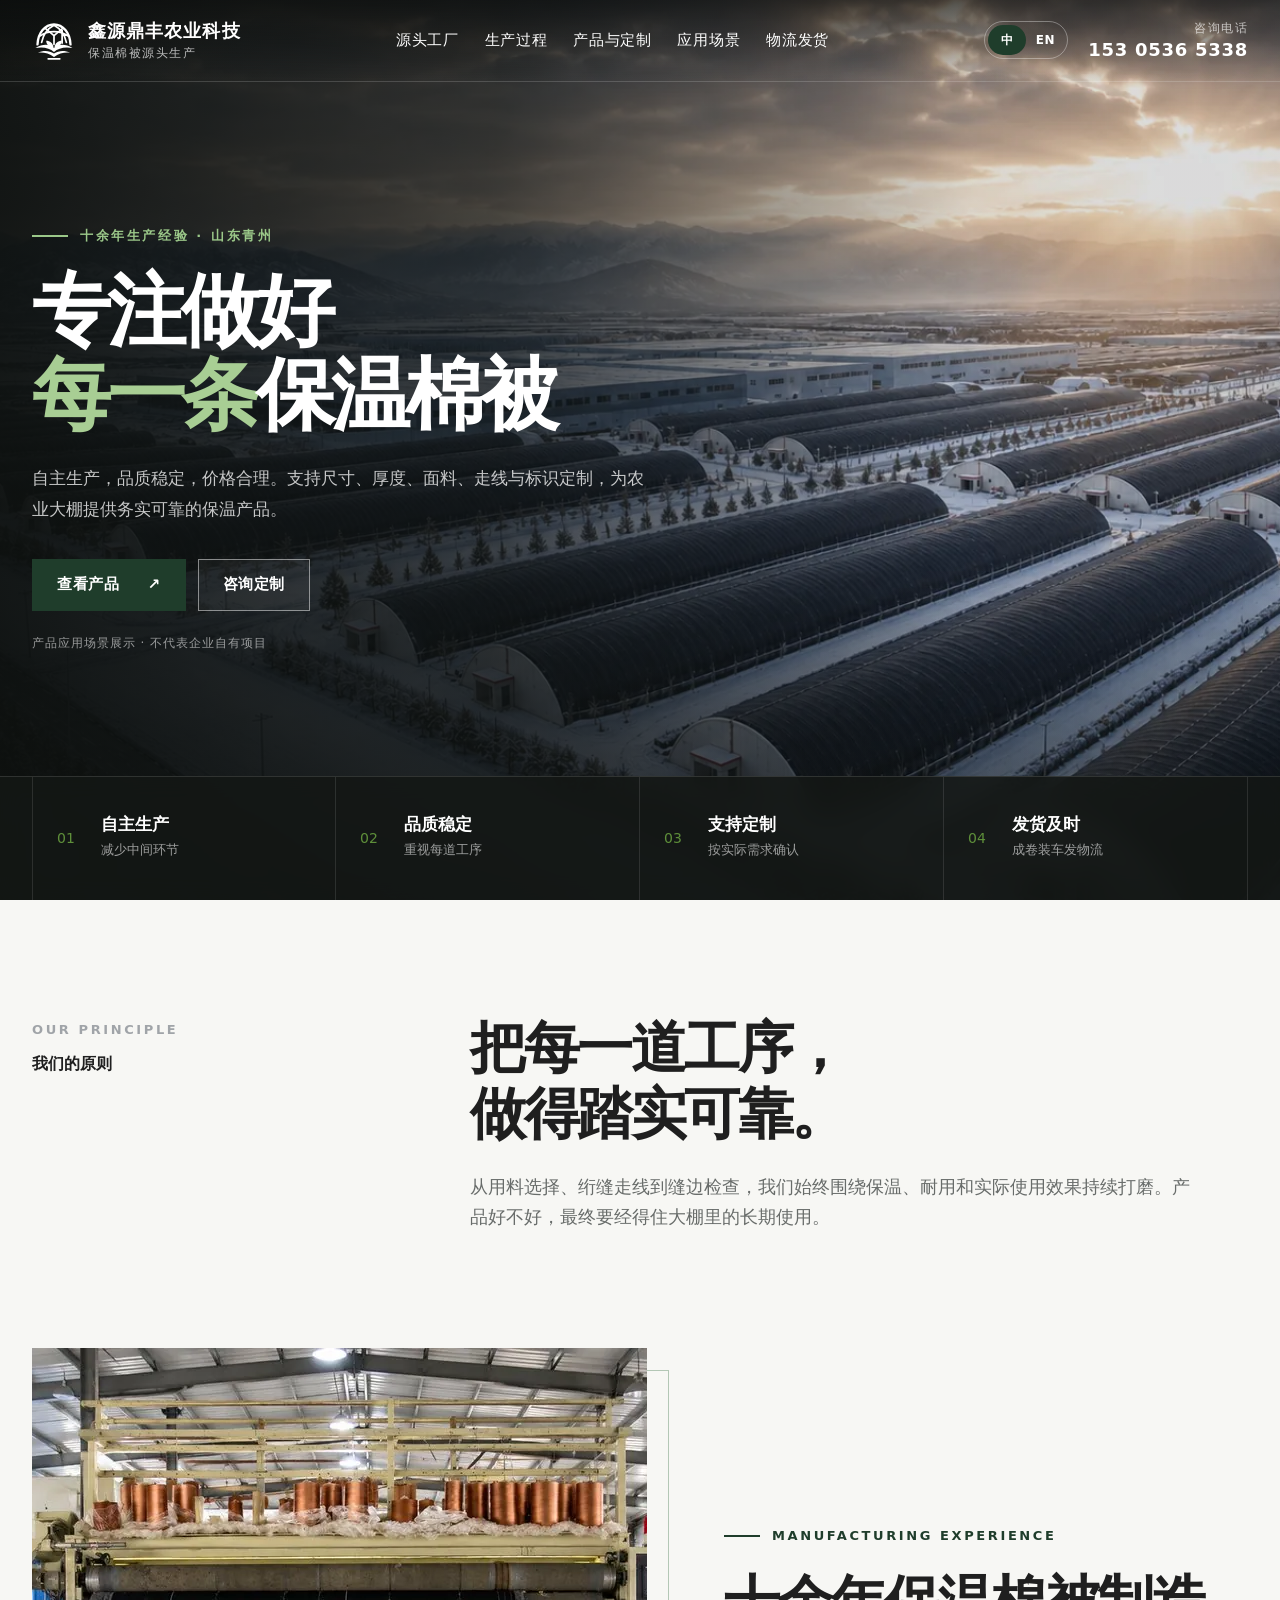
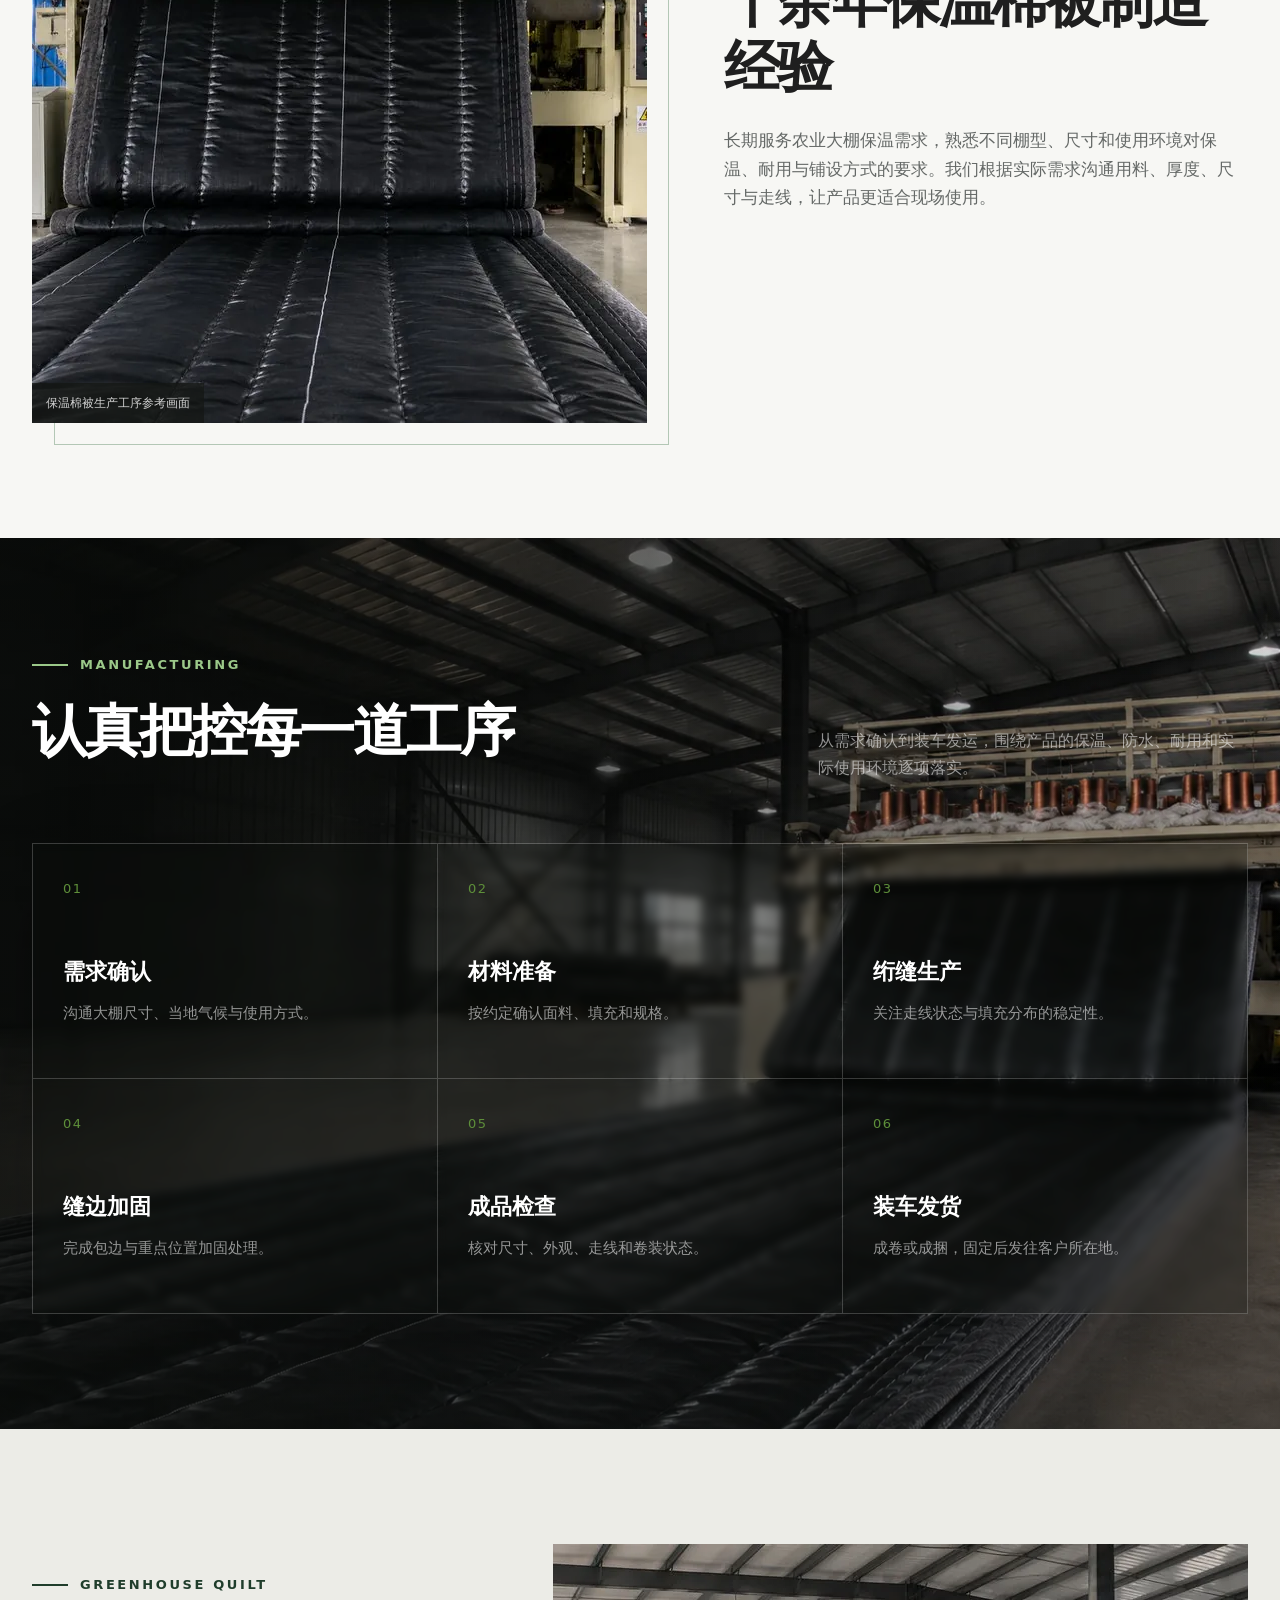
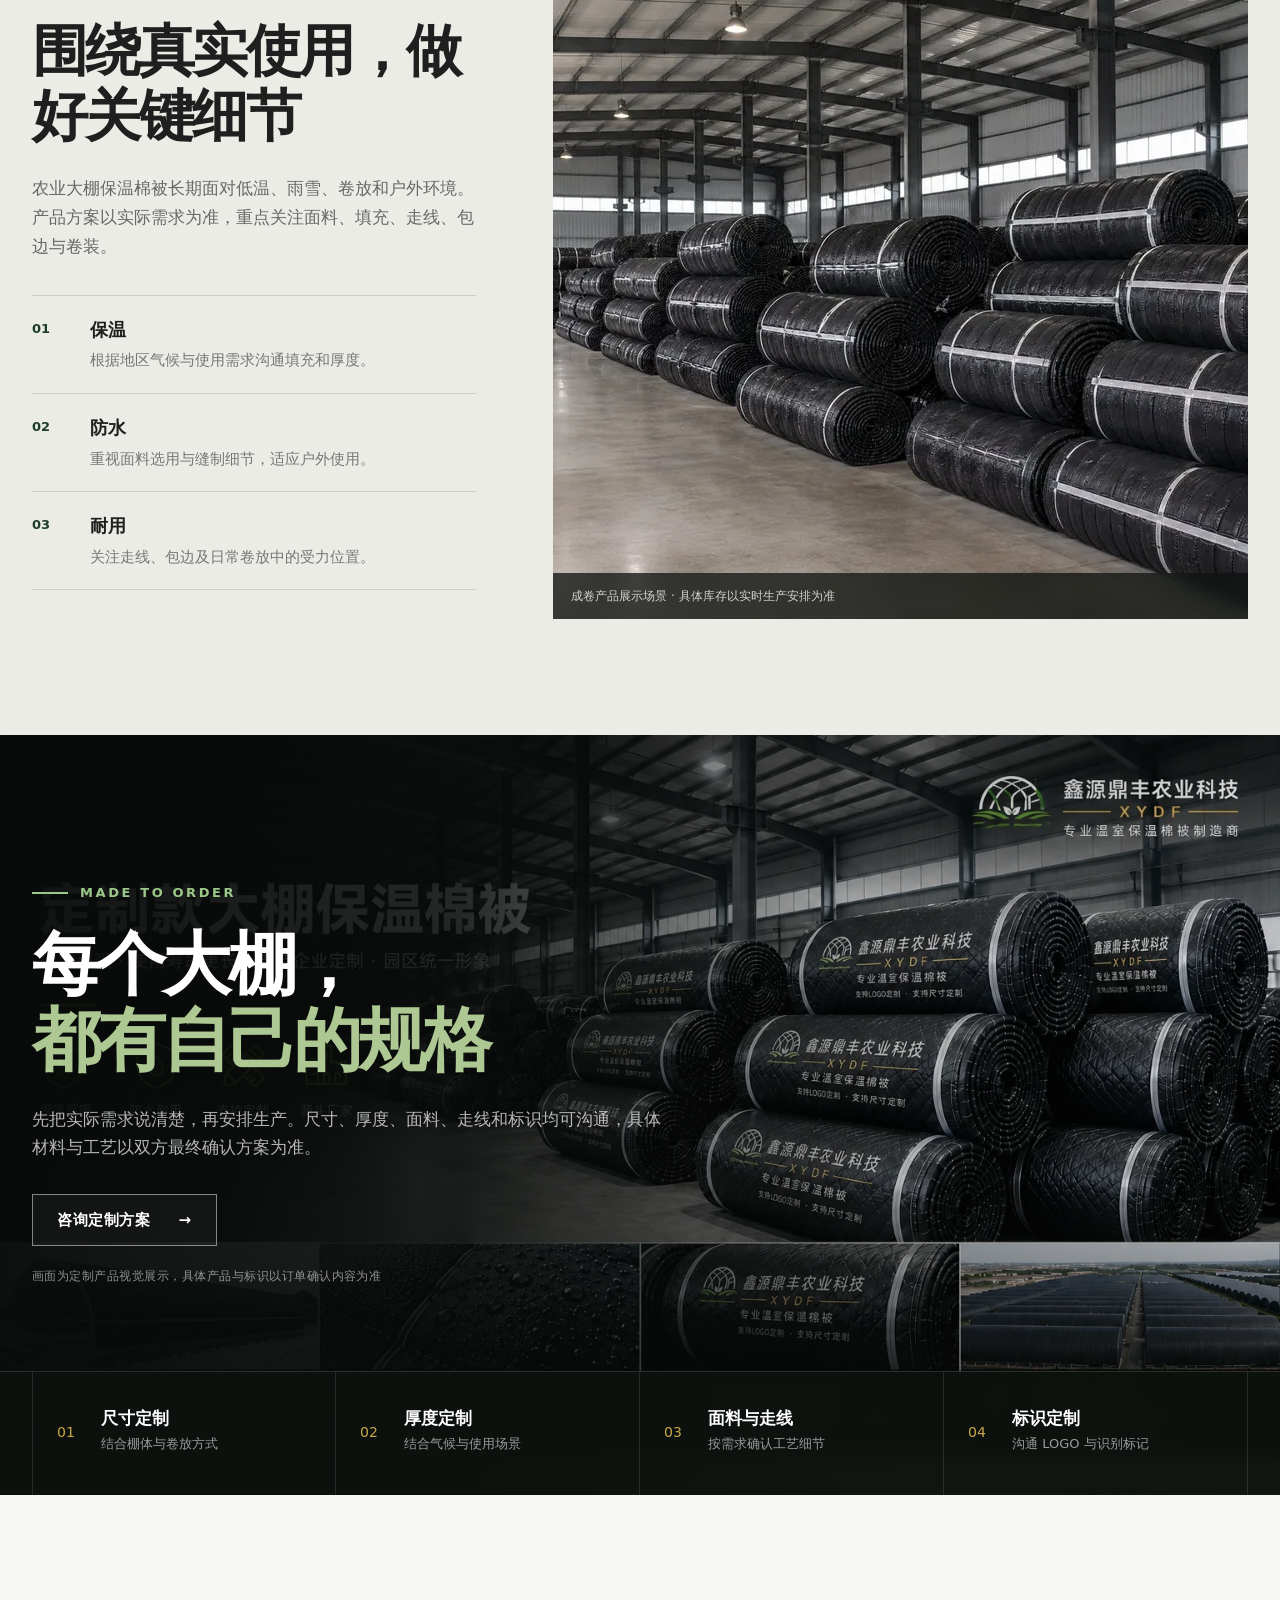
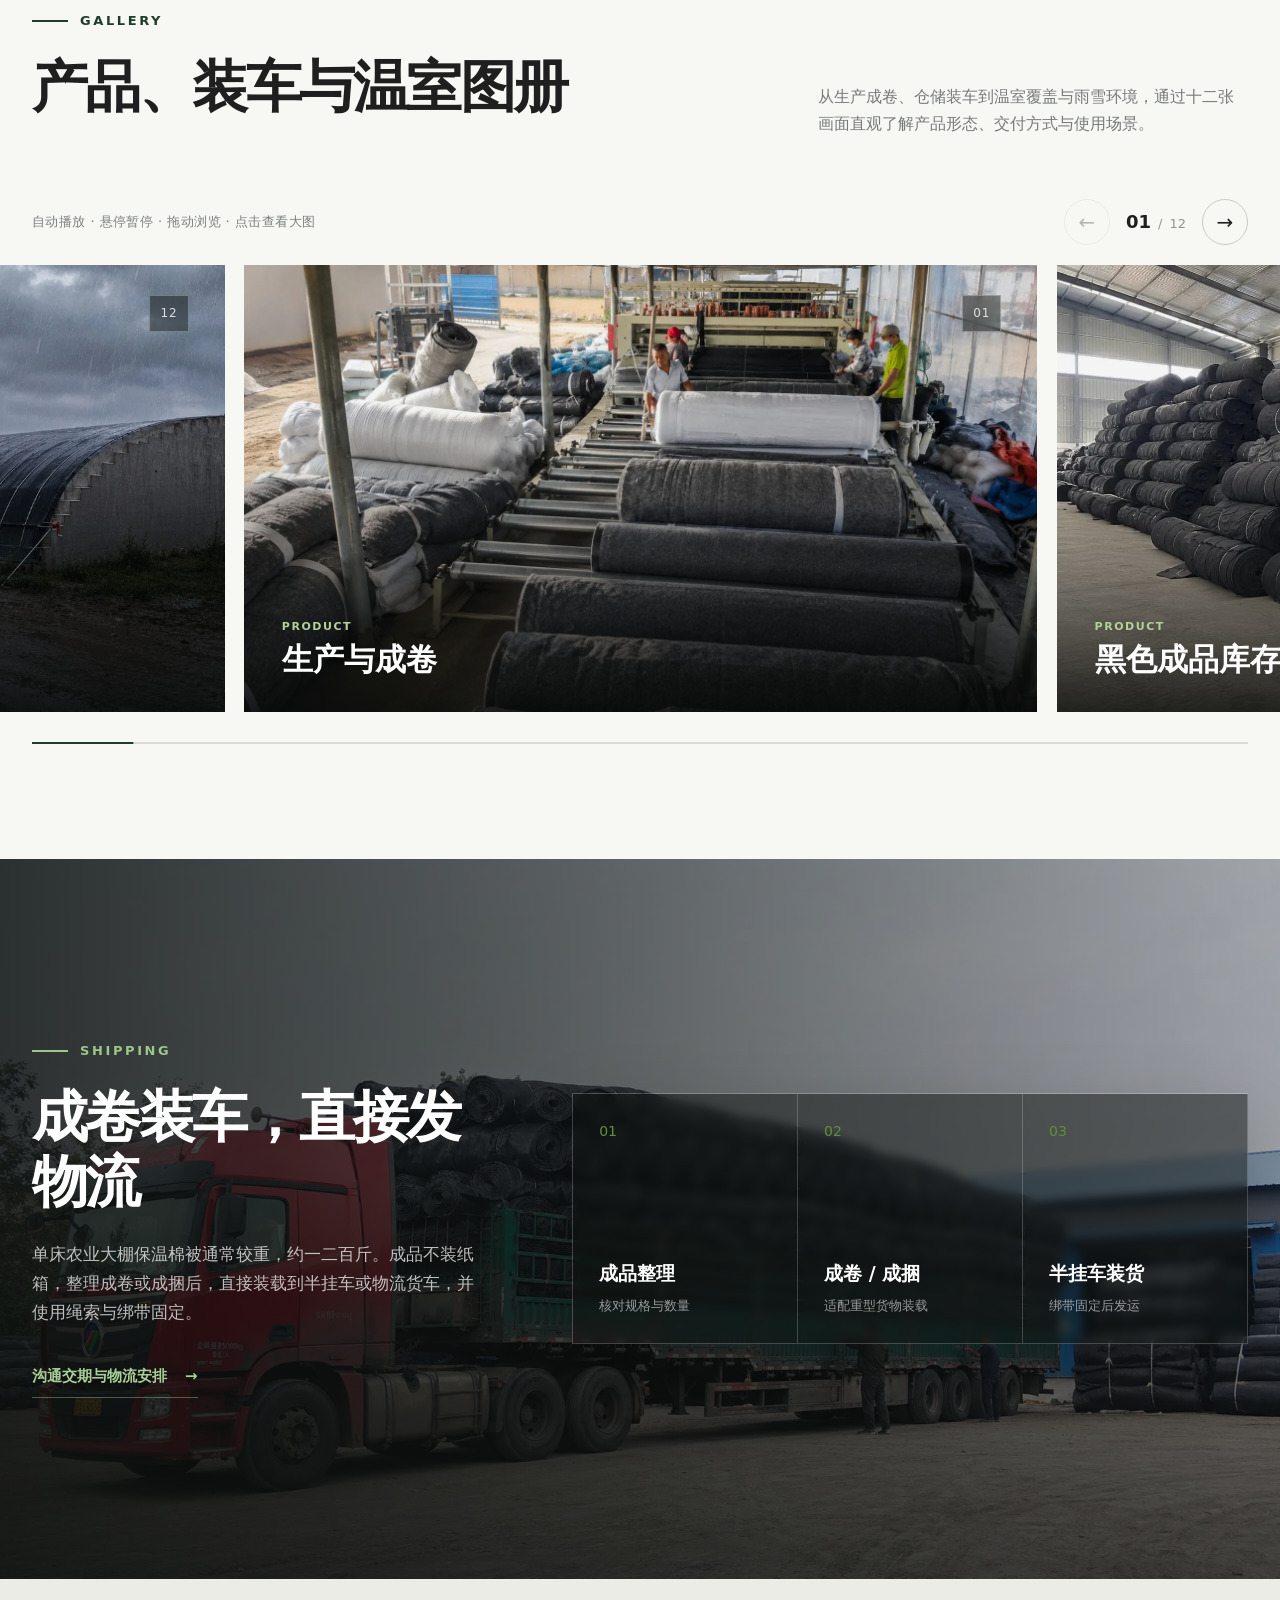
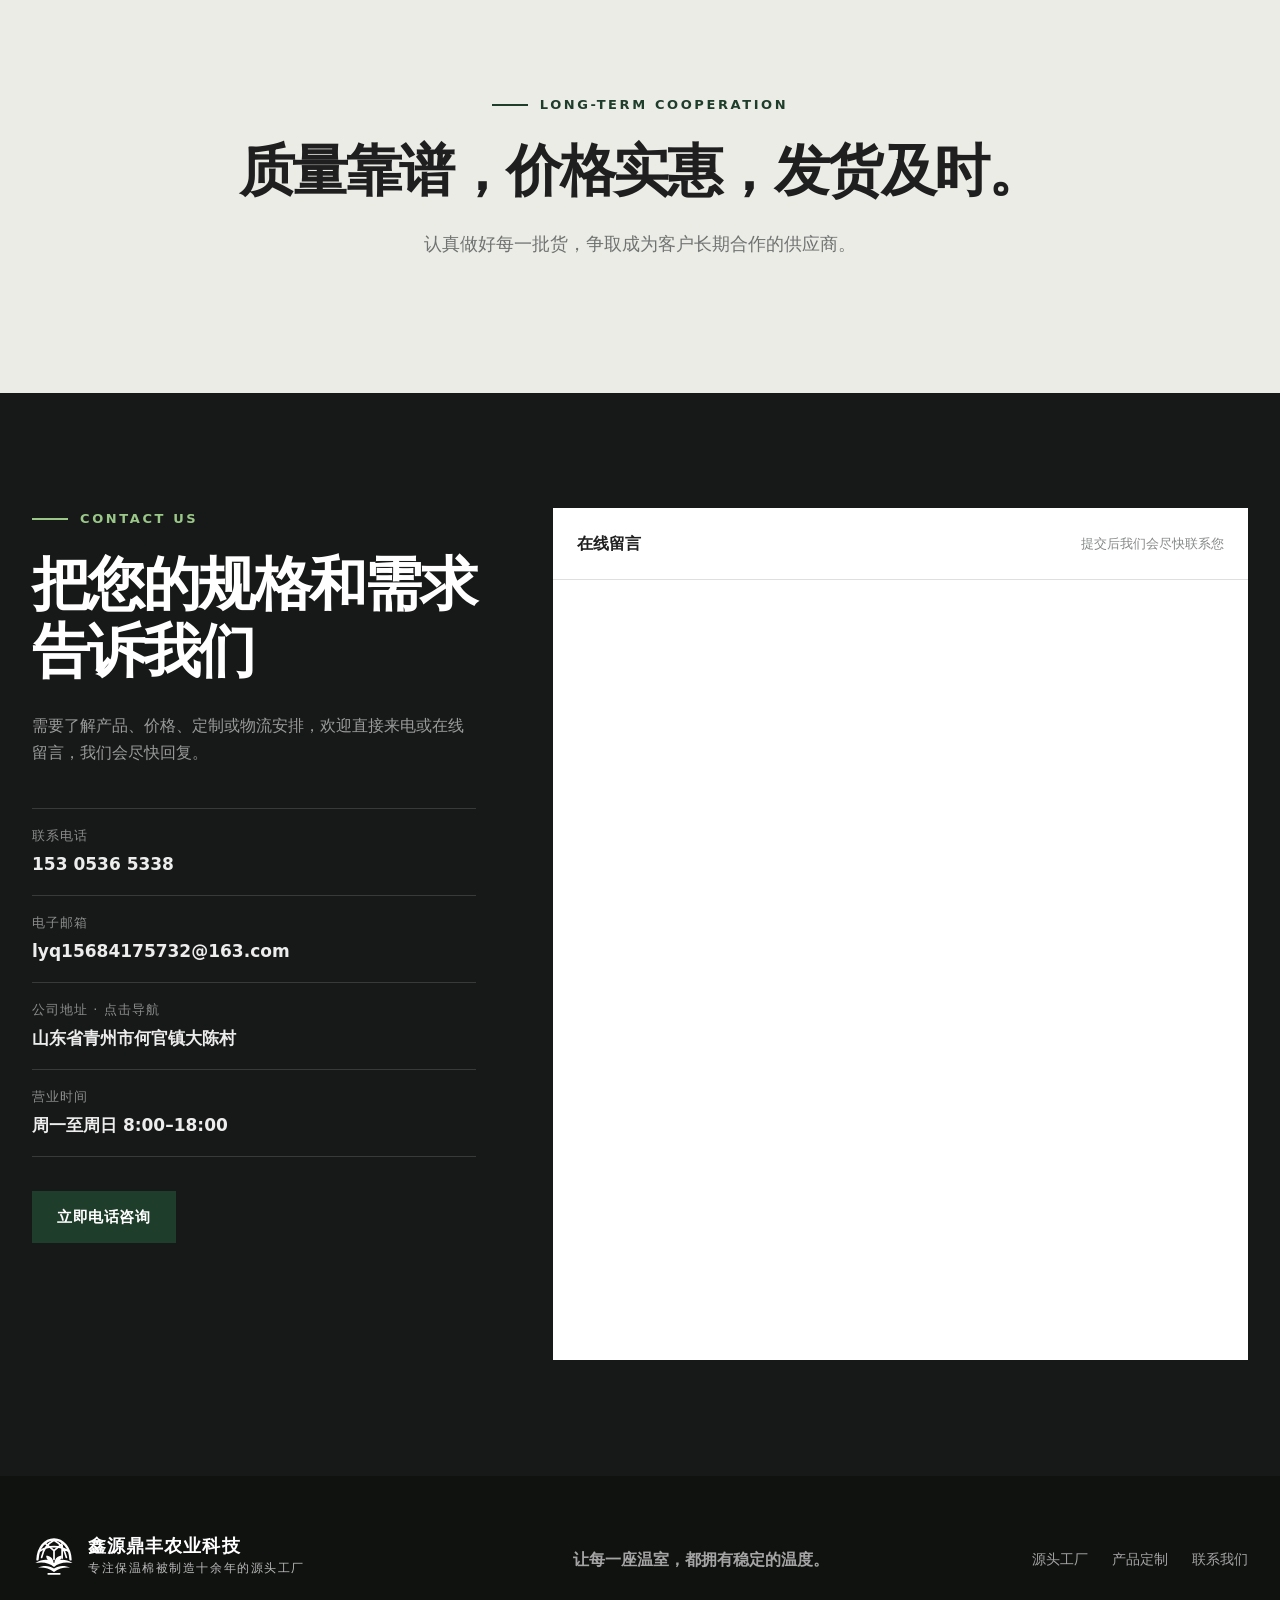
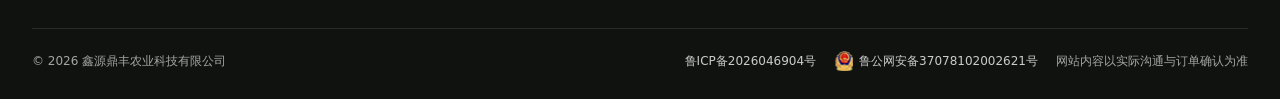
<file: index.html>
<!doctype html>
<html lang="zh-CN">
<head>
  <meta charset="utf-8">
  <meta name="viewport" content="width=device-width, initial-scale=1">
  <meta name="description" content="鑫源鼎丰农业科技，专注农业大棚保温棉被制造十余年。自主生产，支持尺寸、厚度、面料、走线与标识定制。">
  <meta name="keywords" content="大棚保温棉被,温室保温被,青州保温棉被厂家,农业大棚保温,保温棉被定制">
  <meta name="theme-color" content="#1f1f1f">
  <meta property="og:title" content="鑫源鼎丰农业科技｜大棚保温棉被源头工厂">
  <meta property="og:description" content="专注保温棉被制造十余年的源头工厂。自主生产，品质稳定，价格合理，发货及时。">
  <meta property="og:type" content="website">
  <title>鑫源鼎丰农业科技｜大棚保温棉被源头工厂</title>
  <link rel="alternate" hreflang="zh-CN" href="index.html">
  <link rel="alternate" hreflang="en" href="en.html">
  <link rel="alternate" hreflang="x-default" href="index.html">
  <link rel="icon" href="assets/img/logo.svg" type="image/svg+xml">
  <link rel="preload" href="assets/img/First_photo2_clean.webp" as="image" type="image/webp" fetchpriority="high">
  <link rel="stylesheet" href="assets/css/style.css?v=20260820-touch2">
  <script>document.documentElement.classList.add('js');</script>
</head>
<body>
  <a class="skip-link" href="#main">跳到主要内容</a>

  <header class="site-header" data-header>
    <div class="shell nav-wrap">
      <a class="brand" href="#top" aria-label="鑫源鼎丰农业科技首页">
        <img class="brand__mark" src="assets/img/logo.svg" alt="">
        <span class="brand__copy">
          <strong>鑫源鼎丰农业科技</strong>
          <small>保温棉被源头生产</small>
        </span>
      </a>

      <nav class="desktop-nav" aria-label="主导航">
        <a href="#factory">源头工厂</a>
        <a href="#process">生产过程</a>
        <a href="#product">产品与定制</a>
        <a href="#application">应用场景</a>
        <a href="#shipping">物流发货</a>
      </nav>

      <div class="nav-actions">
        <div class="language-switch" aria-label="语言切换">
          <a class="is-active" href="index.html" lang="zh-CN" aria-current="page">中</a>
          <a href="en.html" lang="en">EN</a>
        </div>
        <a class="nav-phone" href="tel:15305365338" aria-label="电话咨询 153 0536 5338">
          <span>咨询电话</span>
          <strong>153 0536 5338</strong>
        </a>
        <button class="menu-toggle" type="button" aria-label="打开导航菜单" aria-controls="mobile-nav" aria-expanded="false" data-menu-toggle>
          <span></span><span></span>
        </button>
      </div>
    </div>

    <nav class="mobile-nav" id="mobile-nav" aria-label="移动端导航" data-mobile-nav>
      <a href="#factory">源头工厂</a>
      <a href="#process">生产过程</a>
      <a href="#product">产品与定制</a>
      <a href="#application">应用场景</a>
      <a href="#shipping">物流发货</a>
      <a href="#contact">联系我们</a>
      <div class="mobile-language-switch" aria-label="语言切换">
        <a class="is-active" href="index.html" lang="zh-CN" aria-current="page">中文</a>
        <a href="en.html" lang="en">English</a>
      </div>
    </nav>
  </header>

  <main id="main">
    <section class="hero" id="top" aria-labelledby="hero-title">
      <img class="hero__image" src="assets/img/First_photo2_clean.webp" alt="冬季温室覆盖黑色保温棉被的产品应用场景" width="1829" height="860">
      <div class="hero__shade"></div>
      <div class="shell hero__inner">
        <div class="hero__copy reveal">
          <p class="eyebrow eyebrow--light"><span></span>十余年生产经验 · 山东青州</p>
          <h1 id="hero-title">专注做好<br><em>每一条</em>保温棉被</h1>
          <p class="hero__lead">自主生产，品质稳定，价格合理。支持尺寸、厚度、面料、走线与标识定制，为农业大棚提供务实可靠的保温产品。</p>
          <div class="hero__actions">
            <a class="button button--primary" href="#product">查看产品 <span aria-hidden="true">↗</span></a>
            <a class="button button--glass" href="#contact">咨询定制</a>
          </div>
          <p class="scene-label">产品应用场景展示 · 不代表企业自有项目</p>
        </div>
      </div>
      <div class="hero__rail" aria-label="核心优势">
        <div><span>01</span><strong>自主生产</strong><small>减少中间环节</small></div>
        <div><span>02</span><strong>品质稳定</strong><small>重视每道工序</small></div>
        <div><span>03</span><strong>支持定制</strong><small>按实际需求确认</small></div>
        <div><span>04</span><strong>发货及时</strong><small>成卷装车发物流</small></div>
      </div>
    </section>

    <section class="manifesto section-pad">
      <div class="shell manifesto__grid">
        <div class="section-kicker reveal">
          <span>OUR PRINCIPLE</span>
          <p>我们的原则</p>
        </div>
        <div class="manifesto__copy reveal">
          <h2>把每一道工序，<br>做得踏实可靠。</h2>
          <p>从用料选择、绗缝走线到缝边检查，我们始终围绕保温、耐用和实际使用效果持续打磨。产品好不好，最终要经得住大棚里的长期使用。</p>
        </div>
      </div>
    </section>

    <section class="factory section-pad" id="factory" aria-labelledby="factory-title">
      <div class="shell factory__grid">
        <div class="factory__media reveal">
          <img src="assets/img/factory.webp" alt="大棚保温棉被生产工序参考画面" width="1200" height="675" loading="lazy">
          <p class="media-note">保温棉被生产工序参考画面</p>
        </div>
        <div class="factory__body reveal">
          <p class="eyebrow"><span></span>MANUFACTURING EXPERIENCE</p>
          <h2 id="factory-title">十余年保温棉被制造经验</h2>
          <p class="lead">长期服务农业大棚保温需求，熟悉不同棚型、尺寸和使用环境对保温、耐用与铺设方式的要求。我们根据实际需求沟通用料、厚度、尺寸与走线，让产品更适合现场使用。</p>
        </div>
      </div>
    </section>

    <section class="process section-pad" id="process" aria-labelledby="process-title">
      <div class="shell">
        <div class="section-heading section-heading--light reveal">
          <div>
            <p class="eyebrow eyebrow--light"><span></span>MANUFACTURING</p>
            <h2 id="process-title">认真把控每一道工序</h2>
          </div>
          <p>从需求确认到装车发运，围绕产品的保温、防水、耐用和实际使用环境逐项落实。</p>
        </div>
        <ol class="process-grid">
          <li class="reveal"><span>01</span><h3>需求确认</h3><p>沟通大棚尺寸、当地气候与使用方式。</p></li>
          <li class="reveal"><span>02</span><h3>材料准备</h3><p>按约定确认面料、填充和规格。</p></li>
          <li class="reveal"><span>03</span><h3>绗缝生产</h3><p>关注走线状态与填充分布的稳定性。</p></li>
          <li class="reveal"><span>04</span><h3>缝边加固</h3><p>完成包边与重点位置加固处理。</p></li>
          <li class="reveal"><span>05</span><h3>成品检查</h3><p>核对尺寸、外观、走线和卷装状态。</p></li>
          <li class="reveal"><span>06</span><h3>装车发货</h3><p>成卷或成捆，固定后发往客户所在地。</p></li>
        </ol>
      </div>
    </section>

    <section class="product section-pad" id="product" aria-labelledby="product-title">
      <div class="shell product__grid">
        <div class="product__body reveal">
          <p class="eyebrow"><span></span>GREENHOUSE QUILT</p>
          <h2 id="product-title">围绕真实使用，做好关键细节</h2>
          <p class="lead">农业大棚保温棉被长期面对低温、雨雪、卷放和户外环境。产品方案以实际需求为准，重点关注面料、填充、走线、包边与卷装。</p>
          <ul class="quality-list">
            <li><span>01</span><div><strong>保温</strong><p>根据地区气候与使用需求沟通填充和厚度。</p></div></li>
            <li><span>02</span><div><strong>防水</strong><p>重视面料选用与缝制细节，适应户外使用。</p></div></li>
            <li><span>03</span><div><strong>耐用</strong><p>关注走线、包边及日常卷放中的受力位置。</p></div></li>
          </ul>
        </div>
        <figure class="product__media reveal">
          <img src="assets/img/product1.webp" alt="黑色农业大棚保温棉被成卷摆放的产品展示场景" width="1200" height="675" loading="lazy">
          <figcaption>成卷产品展示场景 · 具体库存以实时生产安排为准</figcaption>
        </figure>
      </div>
    </section>

    <section class="custom" aria-labelledby="custom-title">
      <div class="custom__shade"></div>
      <div class="shell custom__inner">
        <div class="custom__copy reveal">
          <p class="eyebrow eyebrow--light"><span></span>MADE TO ORDER</p>
          <h2 id="custom-title">每个大棚，<br><em>都有自己的规格</em></h2>
          <p>先把实际需求说清楚，再安排生产。尺寸、厚度、面料、走线和标识均可沟通，具体材料与工艺以双方最终确认方案为准。</p>
          <a class="button button--glass" href="#contact">咨询定制方案 <span aria-hidden="true">→</span></a>
          <small>画面为定制产品视觉展示，具体产品与标识以订单确认内容为准</small>
        </div>
      </div>
      <div class="custom__rail" aria-label="可定制内容">
        <div><span>01</span><strong>尺寸定制</strong><small>结合棚体与卷放方式</small></div>
        <div><span>02</span><strong>厚度定制</strong><small>结合气候与使用场景</small></div>
        <div><span>03</span><strong>面料与走线</strong><small>按需求确认工艺细节</small></div>
        <div><span>04</span><strong>标识定制</strong><small>沟通 LOGO 与识别标记</small></div>
      </div>
    </section>

    <section class="application section-pad" id="application" aria-labelledby="application-title">
      <div class="shell">
        <div class="section-heading reveal">
          <div>
            <p class="eyebrow"><span></span>GALLERY</p>
            <h2 id="application-title">产品、装车与温室图册</h2>
          </div>
          <p>从生产成卷、仓储装车到温室覆盖与雨雪环境，通过十二张画面直观了解产品形态、交付方式与使用场景。</p>
        </div>
      </div>

      <div class="gallery reveal" data-gallery>
        <div class="shell gallery__toolbar">
          <p class="gallery__hint">自动播放 · 悬停暂停 · 拖动浏览 · 点击查看大图</p>
          <div class="gallery__controls">
            <button class="gallery__arrow" type="button" data-gallery-prev aria-label="上一张图片">←</button>
            <span class="gallery__counter" aria-live="polite"><strong data-gallery-current>01</strong><span>/</span><span data-gallery-total>12</span></span>
            <button class="gallery__arrow" type="button" data-gallery-next aria-label="下一张图片">→</button>
          </div>
        </div>

        <div class="gallery__viewport" data-gallery-viewport tabindex="0" aria-label="产品、装车与温室横向图册，可使用左右方向键浏览">
          <div class="gallery__track">
            <button class="gallery-card" type="button" data-gallery-item aria-label="打开大图：生产与成卷">
              <img src="assets/img/gallery/01-production.webp" alt="大棚保温棉被生产线上的成卷产品" width="1600" height="900" loading="lazy" decoding="async" draggable="false">
              <span class="gallery-card__shade"></span><span class="gallery-card__meta"><small>PRODUCT</small><strong>生产与成卷</strong></span><span class="gallery-card__number">01</span>
            </button>
            <button class="gallery-card" type="button" data-gallery-item aria-label="打开大图：黑色成品库存">
              <img src="assets/img/gallery/02-black-rolls.webp" alt="仓库内整齐堆放的黑色成卷保温棉被" width="1448" height="1086" loading="lazy" decoding="async" draggable="false">
              <span class="gallery-card__shade"></span><span class="gallery-card__meta"><small>PRODUCT</small><strong>黑色成品库存</strong></span><span class="gallery-card__number">02</span>
            </button>
            <button class="gallery-card" type="button" data-gallery-item aria-label="打开大图：白色成品成卷">
              <img src="assets/img/gallery/03-white-rolls.webp" alt="仓库内码放的白色成卷大棚保温棉被" width="1447" height="1087" loading="lazy" decoding="async" draggable="false">
              <span class="gallery-card__shade"></span><span class="gallery-card__meta"><small>PRODUCT</small><strong>白色成品成卷</strong></span><span class="gallery-card__number">03</span>
            </button>
            <button class="gallery-card" type="button" data-gallery-item aria-label="打开大图：装车待发">
              <img src="assets/img/gallery/04-loading.webp" alt="装满成卷大棚保温棉被的红色货车" width="1600" height="900" loading="lazy" decoding="async" draggable="false">
              <span class="gallery-card__shade"></span><span class="gallery-card__meta"><small>SHIPPING</small><strong>装车待发</strong></span><span class="gallery-card__number">04</span>
            </button>
            <button class="gallery-card" type="button" data-gallery-item aria-label="打开大图：车辆整装">
              <img src="assets/img/gallery/05-fleet.webp" alt="两辆完成装载等待发运的货车" width="1600" height="900" loading="lazy" decoding="async" draggable="false">
              <span class="gallery-card__shade"></span><span class="gallery-card__meta"><small>SHIPPING</small><strong>车辆整装</strong></span><span class="gallery-card__number">05</span>
            </button>
            <button class="gallery-card" type="button" data-gallery-item aria-label="打开大图：满载固定">
              <img src="assets/img/gallery/06-secured-load.webp" alt="从车尾查看已经固定的成卷保温棉被" width="1600" height="900" loading="lazy" decoding="async" draggable="false">
              <span class="gallery-card__shade"></span><span class="gallery-card__meta"><small>SHIPPING</small><strong>满载固定</strong></span><span class="gallery-card__number">06</span>
            </button>
            <button class="gallery-card" type="button" data-gallery-item aria-label="打开大图：成品发运">
              <img src="assets/img/gallery/07-dispatch.webp" alt="装载成卷产品准备发运的货车" width="1600" height="900" loading="lazy" decoding="async" draggable="false">
              <span class="gallery-card__shade"></span><span class="gallery-card__meta"><small>SHIPPING</small><strong>成品发运</strong></span><span class="gallery-card__number">07</span>
            </button>
            <button class="gallery-card" type="button" data-gallery-item aria-label="打开大图：产品与应用总览">
              <img src="assets/img/gallery/08-overview.webp" alt="产品装车、仓储和温室应用组合画面" width="1600" height="900" loading="lazy" decoding="async" draggable="false">
              <span class="gallery-card__shade"></span><span class="gallery-card__meta"><small>OVERVIEW</small><strong>产品与应用总览</strong></span><span class="gallery-card__number">08</span>
            </button>
            <button class="gallery-card" type="button" data-gallery-item aria-label="打开大图：温室覆盖全景">
              <img src="assets/img/gallery/09-greenhouse-overview.webp" alt="多座温室整齐排列的覆盖应用全景" width="1600" height="900" loading="lazy" decoding="async" draggable="false">
              <span class="gallery-card__shade"></span><span class="gallery-card__meta"><small>GREENHOUSE</small><strong>温室覆盖全景</strong></span><span class="gallery-card__number">09</span>
            </button>
            <button class="gallery-card" type="button" data-gallery-item aria-label="打开大图：温室成排应用">
              <img src="assets/img/gallery/10-greenhouse-row.webp" alt="成排温室覆盖产品的应用画面" width="1600" height="900" loading="lazy" decoding="async" draggable="false">
              <span class="gallery-card__shade"></span><span class="gallery-card__meta"><small>GREENHOUSE</small><strong>温室成排应用</strong></span><span class="gallery-card__number">10</span>
            </button>
            <button class="gallery-card" type="button" data-gallery-item aria-label="打开大图：冬季保温">
              <img src="assets/img/snow_image.webp" alt="大雪天气中的温室冬季应用场景" width="1200" height="641" loading="lazy" decoding="async" draggable="false">
              <span class="gallery-card__shade"></span><span class="gallery-card__meta"><small>WEATHER</small><strong>冬季保温</strong></span><span class="gallery-card__number">11</span>
            </button>
            <button class="gallery-card" type="button" data-gallery-item aria-label="打开大图：雨雪环境">
              <img src="assets/img/rain_image.webp" alt="阴雨天气中的温室覆盖应用场景" width="1200" height="675" loading="lazy" decoding="async" draggable="false">
              <span class="gallery-card__shade"></span><span class="gallery-card__meta"><small>WEATHER</small><strong>雨雪环境</strong></span><span class="gallery-card__number">12</span>
            </button>
          </div>
        </div>

        <div class="shell"><div class="gallery__progress" aria-hidden="true"><span data-gallery-progress></span></div></div>

        <dialog class="gallery-lightbox" data-gallery-lightbox aria-label="产品图册大图查看">
          <div class="gallery-lightbox__panel">
            <button class="gallery-lightbox__close" type="button" data-gallery-close aria-label="关闭大图">×</button>
            <button class="gallery-lightbox__arrow gallery-lightbox__arrow--prev" type="button" data-lightbox-prev aria-label="上一张大图">←</button>
            <figure class="gallery-lightbox__figure" data-lightbox-stage>
              <img src="assets/img/gallery/01-production.webp" alt="" data-lightbox-image>
              <figcaption><span data-lightbox-category>PRODUCT</span><strong data-lightbox-title>生产与成卷</strong></figcaption>
            </figure>
            <button class="gallery-lightbox__arrow gallery-lightbox__arrow--next" type="button" data-lightbox-next aria-label="下一张大图">→</button>
            <span class="gallery-lightbox__counter"><strong data-lightbox-current>01</strong> / <span data-lightbox-total>12</span></span>
          </div>
        </dialog>
      </div>
    </section>

    <section class="shipping section-pad" id="shipping" aria-labelledby="shipping-title">
      <img class="shipping__image" src="assets/img/load1.webp" alt="满载成卷大棚保温棉被的半挂车准备发运" width="1680" height="945" loading="lazy">
      <div class="shipping__shade"></div>
      <div class="shell shipping__grid">
        <div class="shipping__copy reveal">
          <p class="eyebrow eyebrow--light"><span></span>SHIPPING</p>
          <h2 id="shipping-title">成卷装车，直接发物流</h2>
          <p>单床农业大棚保温棉被通常较重，约一二百斤。成品不装纸箱，整理成卷或成捆后，直接装载到半挂车或物流货车，并使用绳索与绑带固定。</p>
          <a class="text-link" href="#contact">沟通交期与物流安排 <span aria-hidden="true">→</span></a>
        </div>
        <div class="shipping__steps reveal" aria-label="物流发货步骤">
          <div><span>01</span><strong>成品整理</strong><small>核对规格与数量</small></div>
          <div><span>02</span><strong>成卷 / 成捆</strong><small>适配重型货物装载</small></div>
          <div><span>03</span><strong>半挂车装货</strong><small>绑带固定后发运</small></div>
        </div>
      </div>
    </section>

    <section class="cooperation section-pad" aria-labelledby="cooperation-title">
      <div class="shell cooperation__inner reveal">
        <p class="eyebrow"><span></span>LONG-TERM COOPERATION</p>
        <h2 id="cooperation-title">质量靠谱，价格实惠，发货及时。</h2>
        <p>认真做好每一批货，争取成为客户长期合作的供应商。</p>
      </div>
    </section>

    <section class="contact section-pad" id="contact" aria-labelledby="contact-title">
      <div class="shell contact__grid">
        <div class="contact__info reveal">
          <p class="eyebrow eyebrow--light"><span></span>CONTACT US</p>
          <h2 id="contact-title">把您的规格和需求告诉我们</h2>
          <p>需要了解产品、价格、定制或物流安排，欢迎直接来电或在线留言，我们会尽快回复。</p>
          <div class="contact-list">
            <a href="tel:15305365338"><span>联系电话</span><strong>153 0536 5338</strong></a>
            <a href="mailto:lyq15684175732@163.com"><span>电子邮箱</span><strong>lyq15684175732@163.com</strong></a>
            <a href="https://uri.amap.com/search?keyword=%E5%B1%B1%E4%B8%9C%E7%9C%81%E9%9D%92%E5%B7%9E%E5%B8%82%E4%BD%95%E5%AE%98%E9%95%87%E5%A4%A7%E9%99%88%E6%9D%91&amp;city=%E6%BD%8D%E5%9D%8A&amp;callnative=1" target="_blank" rel="noopener" title="在高德地图中打开导航"><span>公司地址 · 点击导航</span><strong>山东省青州市何官镇大陈村</strong></a>
            <div><span>营业时间</span><strong>周一至周日 8:00–18:00</strong></div>
          </div>
          <a class="button button--primary" href="tel:15305365338">立即电话咨询</a>
        </div>
        <div class="contact__form reveal">
          <div class="contact__form-head">
            <span>在线留言</span>
            <small>提交后我们会尽快联系您</small>
          </div>
          <iframe src="https://qqeiilgv.jsjform.com/f/wqNKlF?embedded=true" title="鑫源鼎丰农业科技在线留言表单" loading="lazy"></iframe>
        </div>
      </div>
    </section>
  </main>

  <footer class="footer">
    <div class="shell footer__grid">
      <div>
        <a class="brand brand--footer" href="#top">
          <img class="brand__mark" src="assets/img/logo.svg" alt="">
          <span class="brand__copy"><strong>鑫源鼎丰农业科技</strong><small>专注保温棉被制造十余年的源头工厂</small></span>
        </a>
      </div>
      <p>让每一座温室，都拥有稳定的温度。</p>
      <nav aria-label="页脚导航"><a href="#factory">源头工厂</a><a href="#product">产品定制</a><a href="#contact">联系我们</a></nav>
    </div>
    <div class="shell footer__bottom">
      <span>© <span data-year></span> 鑫源鼎丰农业科技有限公司</span>
      <span class="footer__legal">
        <a href="https://beian.miit.gov.cn/" target="_blank" rel="noopener">鲁ICP备2026046904号</a>
        <a class="beian-link" href="https://beian.mps.gov.cn/#/query/webSearch?code=37078102002621" target="_blank" rel="noopener noreferrer">
          <img src="assets/img/beian-police.png" alt="" width="20" height="20">
          <span>鲁公网安备37078102002621号</span>
        </a>
        <span>网站内容以实际沟通与订单确认为准</span>
      </span>
    </div>
  </footer>

  <a class="call-fab" href="tel:15305365338" aria-label="电话咨询">
    <span aria-hidden="true">☎</span><strong>电话咨询</strong>
  </a>

  <script src="assets/js/main.js?v=20260820-touch2" defer></script>
</body>
</html>
</file>
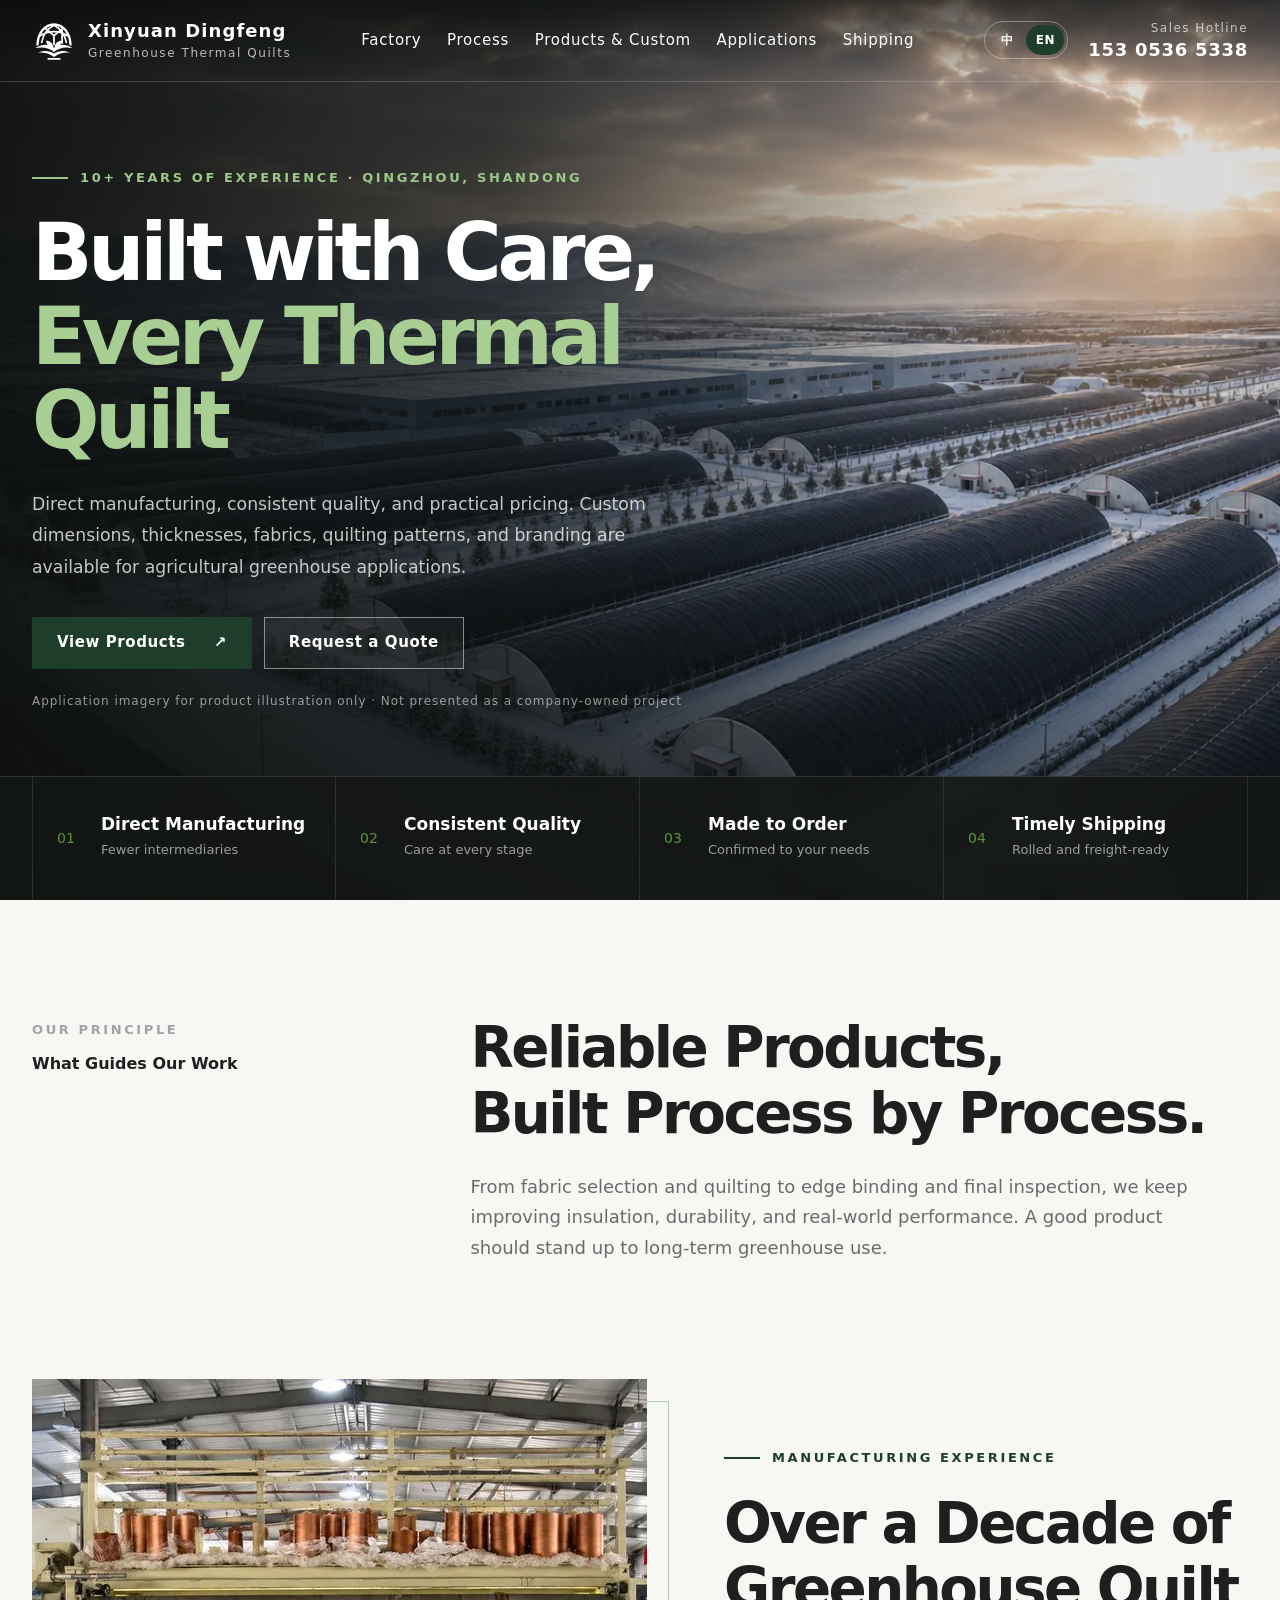
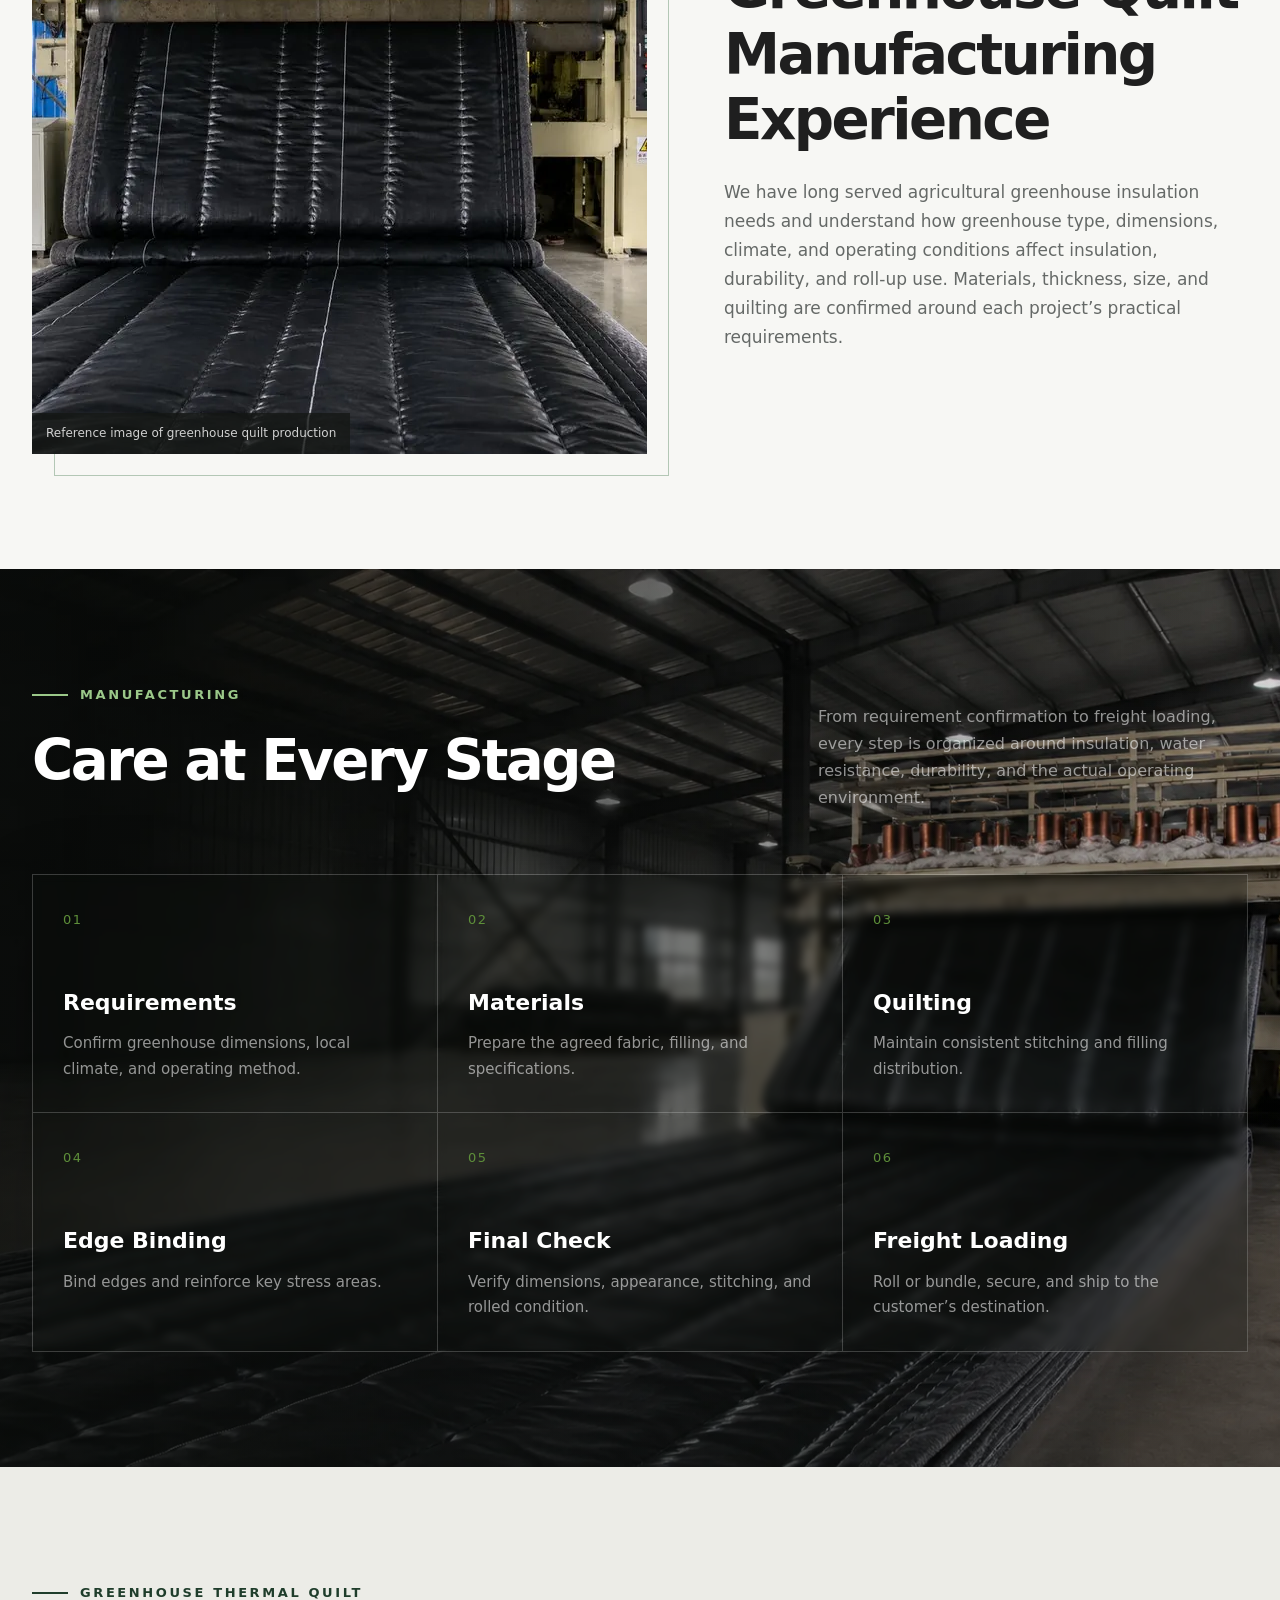
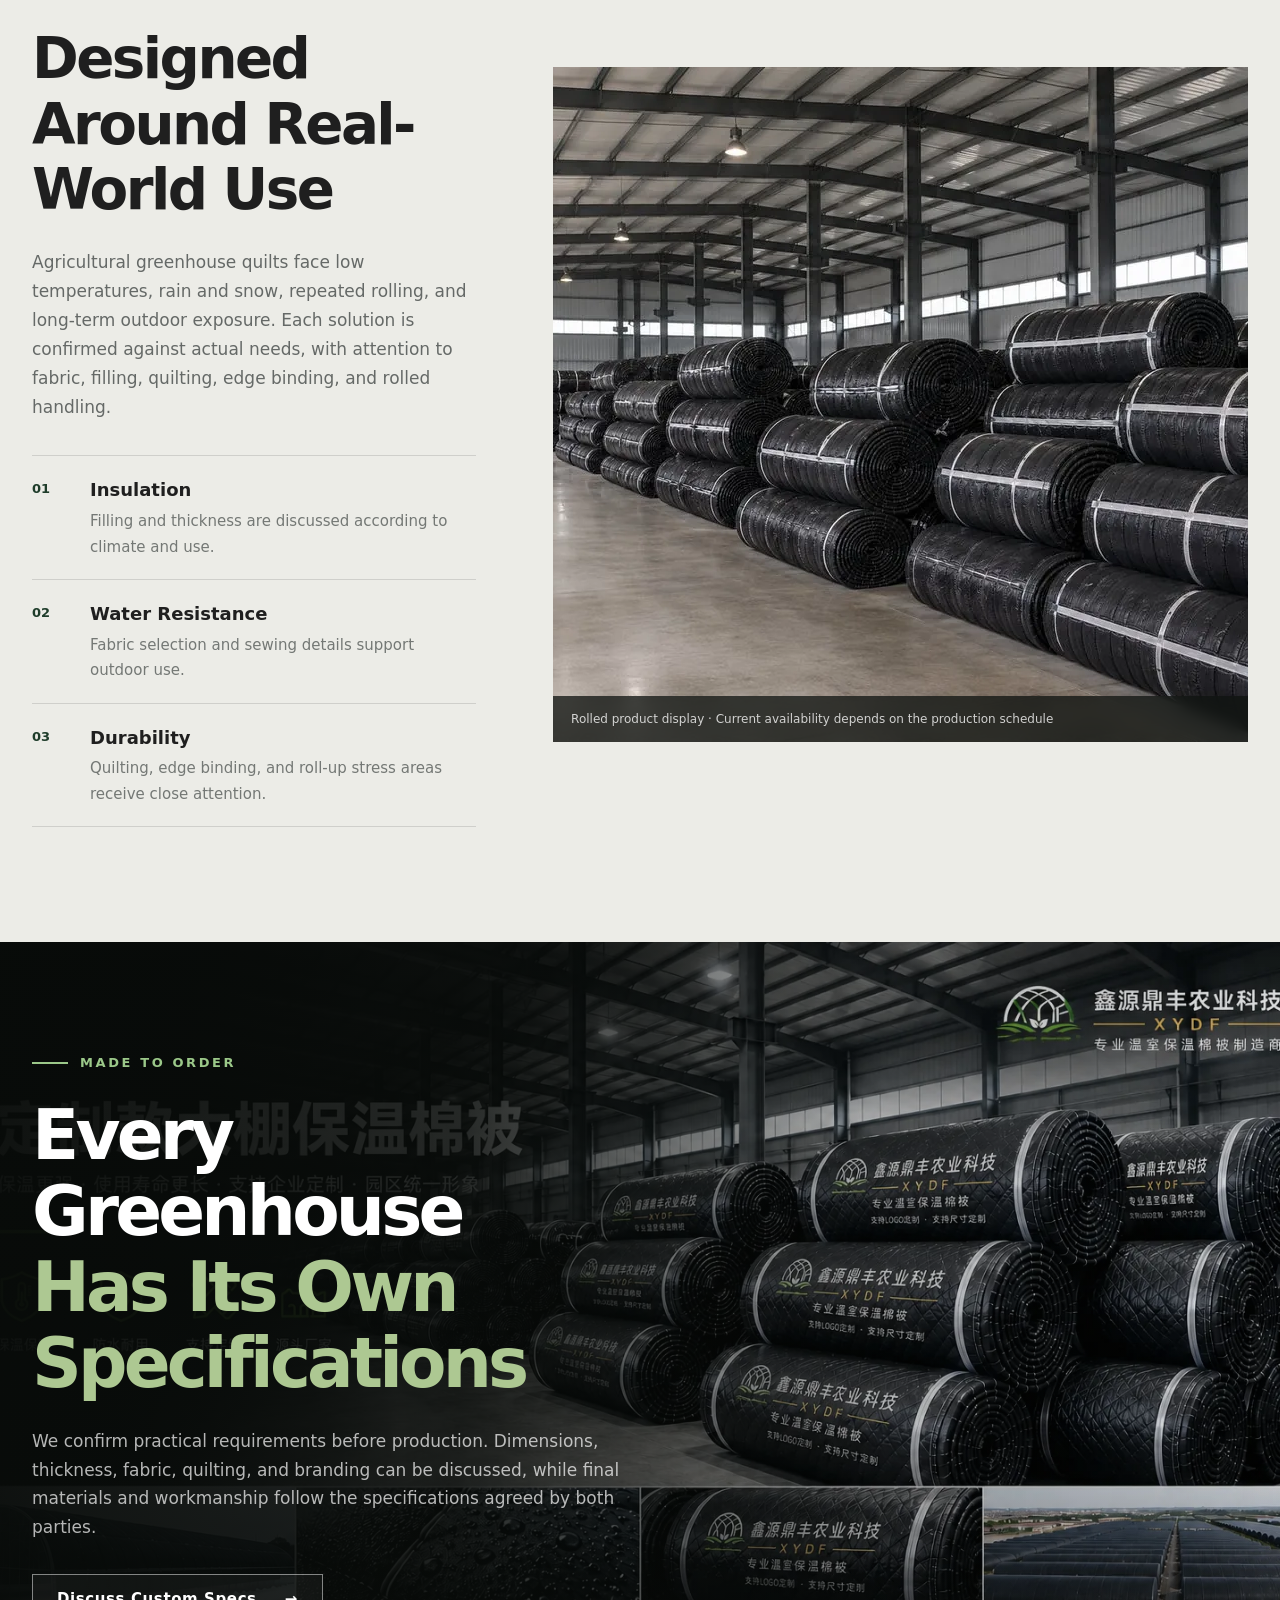
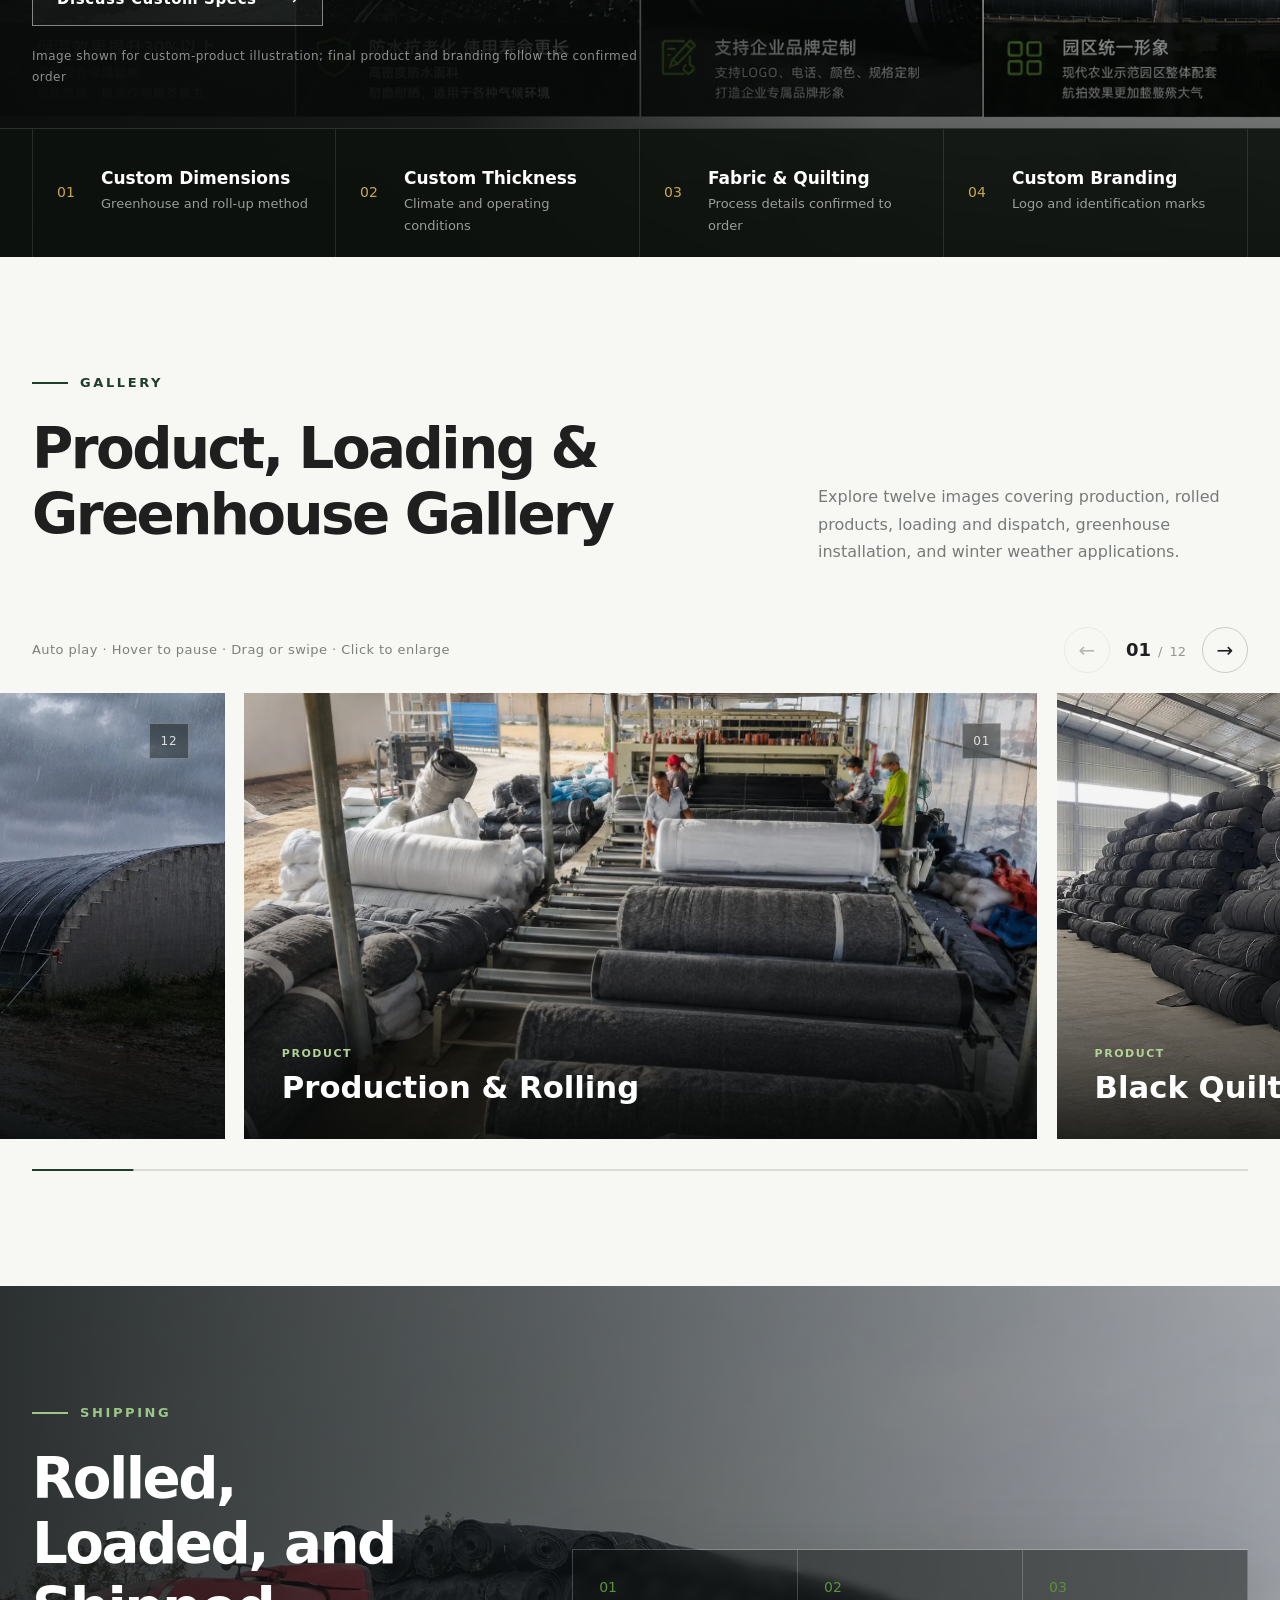
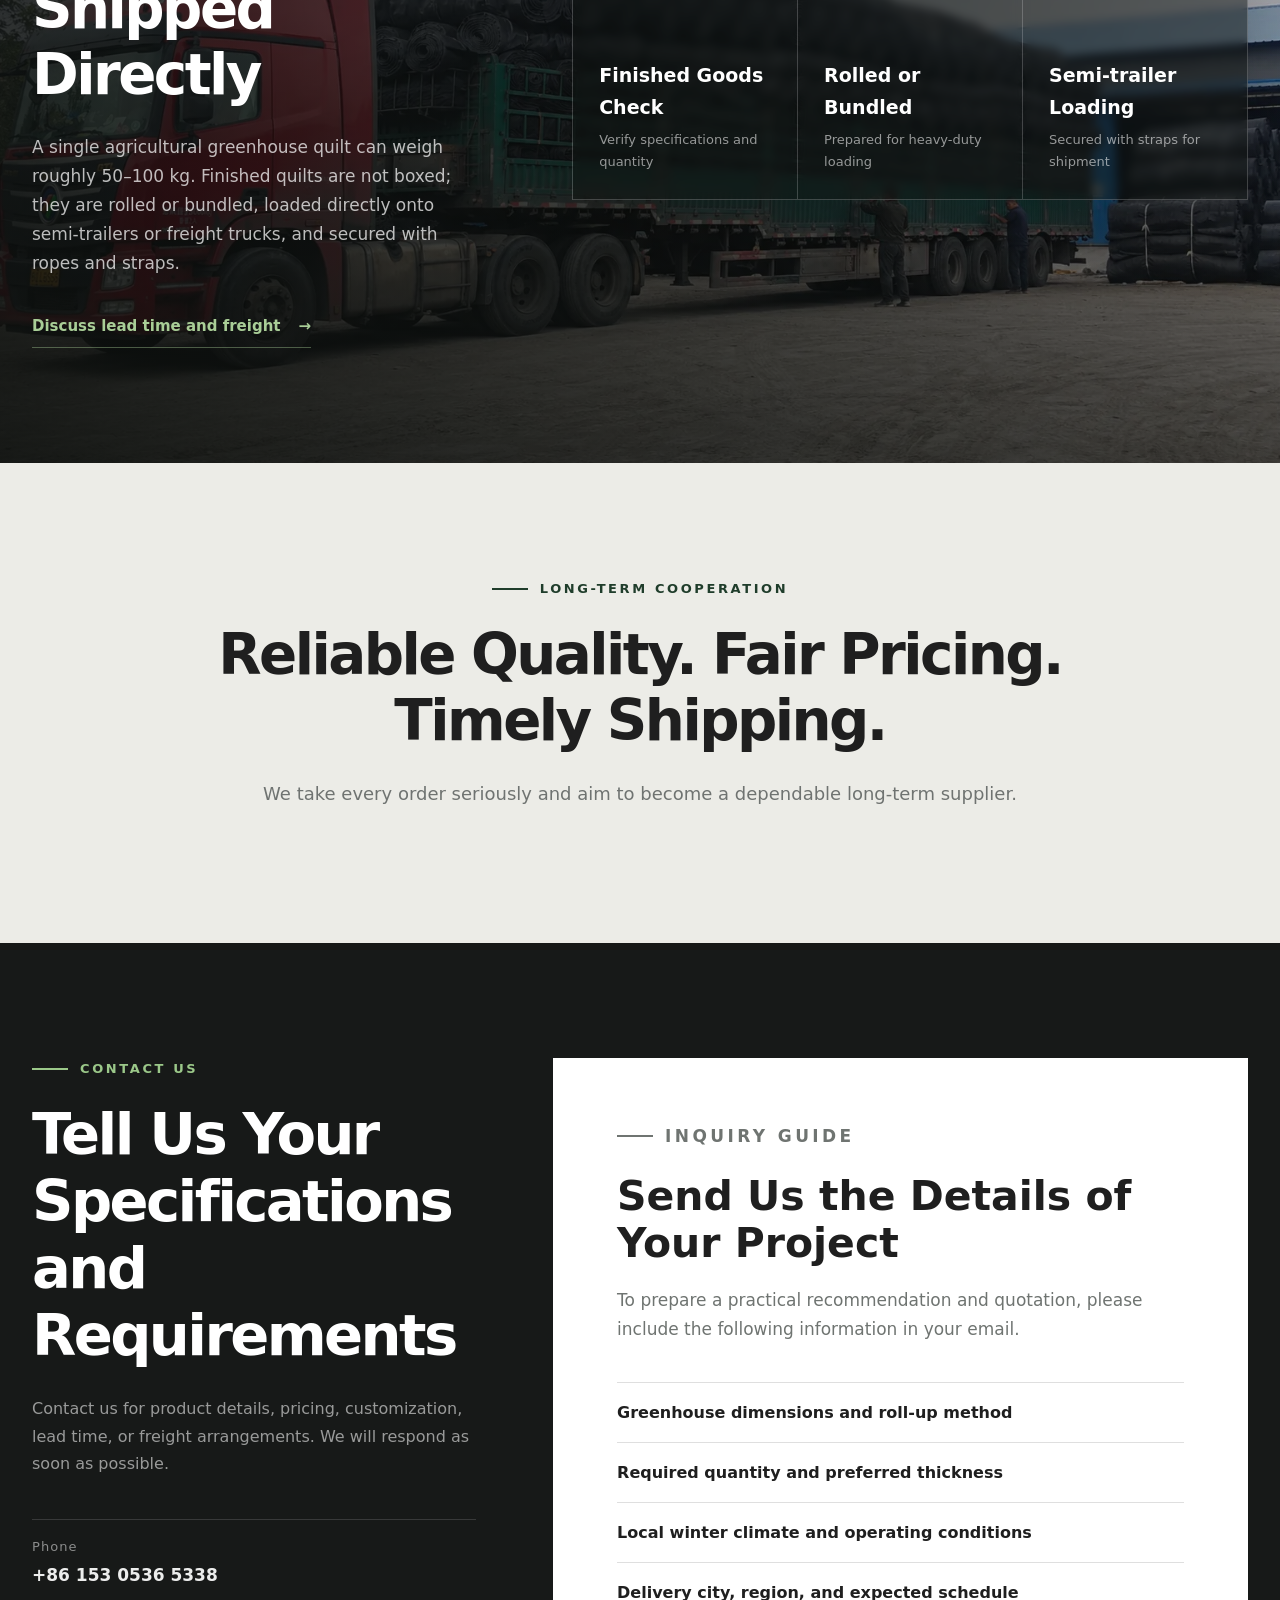
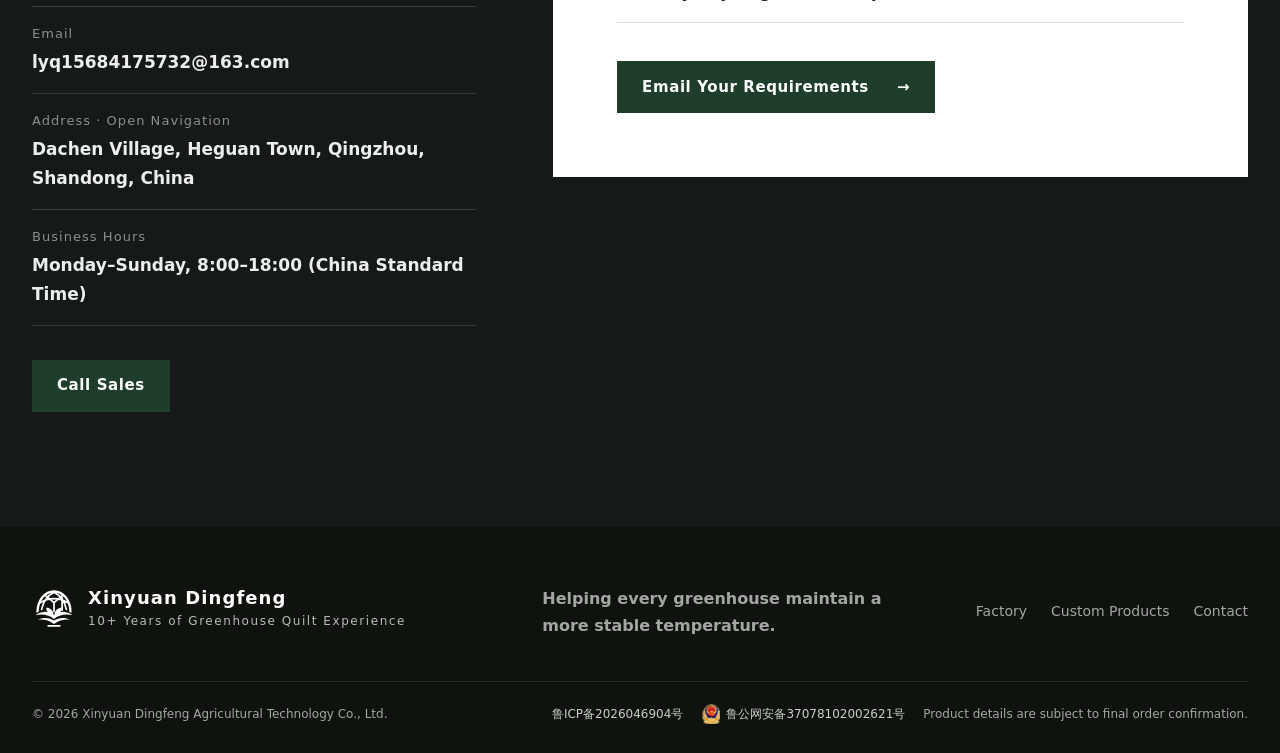
<file: en.html>
<!doctype html>
<html lang="en">
<head>
  <meta charset="utf-8">
  <meta name="viewport" content="width=device-width, initial-scale=1">
  <meta name="description" content="Xinyuan Dingfeng Agri-Tech has over a decade of experience manufacturing thermal quilts for agricultural greenhouses, with custom sizes, thicknesses, fabrics, quilting patterns, and branding available.">
  <meta name="keywords" content="greenhouse thermal quilt,greenhouse insulation blanket,agricultural greenhouse insulation,custom greenhouse quilt,Qingzhou manufacturer">
  <meta name="theme-color" content="#1f1f1f">
  <meta property="og:title" content="Xinyuan Dingfeng Agri-Tech | Greenhouse Thermal Quilt Manufacturer">
  <meta property="og:description" content="Over a decade of greenhouse thermal quilt manufacturing experience. Direct production, consistent quality, practical customization, and timely shipping.">
  <meta property="og:type" content="website">
  <title>Xinyuan Dingfeng Agri-Tech | Greenhouse Thermal Quilt Manufacturer</title>
  <link rel="alternate" hreflang="zh-CN" href="index.html">
  <link rel="alternate" hreflang="en" href="en.html">
  <link rel="alternate" hreflang="x-default" href="index.html">
  <link rel="icon" href="assets/img/logo.svg" type="image/svg+xml">
  <link rel="preload" href="assets/img/First_photo2_clean.webp" as="image" type="image/webp" fetchpriority="high">
  <link rel="stylesheet" href="assets/css/style.css?v=20260820-touch2">
  <script>document.documentElement.classList.add('js');</script>
</head>
<body>
  <a class="skip-link" href="#main">Skip to main content</a>

  <header class="site-header" data-header>
    <div class="shell nav-wrap">
      <a class="brand" href="#top" aria-label="Xinyuan Dingfeng Agri-Tech home">
        <img class="brand__mark" src="assets/img/logo.svg" alt="">
        <span class="brand__copy">
          <strong>Xinyuan Dingfeng</strong>
          <small>Greenhouse Thermal Quilts</small>
        </span>
      </a>

      <nav class="desktop-nav" aria-label="Main navigation">
        <a href="#factory">Factory</a>
        <a href="#process">Process</a>
        <a href="#product">Products &amp; Custom</a>
        <a href="#application">Applications</a>
        <a href="#shipping">Shipping</a>
      </nav>

      <div class="nav-actions">
        <div class="language-switch" aria-label="Language">
          <a href="index.html" lang="zh-CN">中</a>
          <a class="is-active" href="en.html" lang="en" aria-current="page">EN</a>
        </div>
        <a class="nav-phone" href="tel:15305365338" aria-label="Sales hotline 153 0536 5338">
          <span>Sales Hotline</span>
          <strong>153 0536 5338</strong>
        </a>
        <button class="menu-toggle" type="button" aria-label="Open navigation menu" aria-controls="mobile-nav" aria-expanded="false" data-menu-toggle>
          <span></span><span></span>
        </button>
      </div>
    </div>

    <nav class="mobile-nav" id="mobile-nav" aria-label="Mobile navigation" data-mobile-nav>
      <a href="#factory">Factory</a>
      <a href="#process">Process</a>
      <a href="#product">Products &amp; Custom</a>
      <a href="#application">Applications</a>
      <a href="#shipping">Shipping</a>
      <a href="#contact">Contact</a>
      <div class="mobile-language-switch" aria-label="Language">
        <a href="index.html" lang="zh-CN">中文</a>
        <a class="is-active" href="en.html" lang="en" aria-current="page">English</a>
      </div>
    </nav>
  </header>

  <main id="main">
    <section class="hero" id="top" aria-labelledby="hero-title">
      <img class="hero__image" src="assets/img/First_photo2_clean.webp" alt="Greenhouses covered with black thermal quilts in a winter landscape" width="1829" height="860">
      <div class="hero__shade"></div>
      <div class="shell hero__inner">
        <div class="hero__copy reveal">
          <p class="eyebrow eyebrow--light"><span></span>10+ YEARS OF EXPERIENCE · QINGZHOU, SHANDONG</p>
          <h1 id="hero-title">Built with Care,<br><em>Every Thermal Quilt</em></h1>
          <p class="hero__lead">Direct manufacturing, consistent quality, and practical pricing. Custom dimensions, thicknesses, fabrics, quilting patterns, and branding are available for agricultural greenhouse applications.</p>
          <div class="hero__actions">
            <a class="button button--primary" href="#product">View Products <span aria-hidden="true">↗</span></a>
            <a class="button button--glass" href="#contact">Request a Quote</a>
          </div>
          <p class="scene-label">Application imagery for product illustration only · Not presented as a company-owned project</p>
        </div>
      </div>
      <div class="hero__rail" aria-label="Core advantages">
        <div><span>01</span><strong>Direct Manufacturing</strong><small>Fewer intermediaries</small></div>
        <div><span>02</span><strong>Consistent Quality</strong><small>Care at every stage</small></div>
        <div><span>03</span><strong>Made to Order</strong><small>Confirmed to your needs</small></div>
        <div><span>04</span><strong>Timely Shipping</strong><small>Rolled and freight-ready</small></div>
      </div>
    </section>

    <section class="manifesto section-pad">
      <div class="shell manifesto__grid">
        <div class="section-kicker reveal">
          <span>OUR PRINCIPLE</span>
          <p>What Guides Our Work</p>
        </div>
        <div class="manifesto__copy reveal">
          <h2>Reliable Products,<br>Built Process by Process.</h2>
          <p>From fabric selection and quilting to edge binding and final inspection, we keep improving insulation, durability, and real-world performance. A good product should stand up to long-term greenhouse use.</p>
        </div>
      </div>
    </section>

    <section class="factory section-pad" id="factory" aria-labelledby="factory-title">
      <div class="shell factory__grid">
        <div class="factory__media reveal">
          <img src="assets/img/factory.webp" alt="Reference view of greenhouse thermal quilt production" width="1200" height="675" loading="lazy">
          <p class="media-note">Reference image of greenhouse quilt production</p>
        </div>
        <div class="factory__body reveal">
          <p class="eyebrow"><span></span>MANUFACTURING EXPERIENCE</p>
          <h2 id="factory-title">Over a Decade of Greenhouse Quilt Manufacturing Experience</h2>
          <p class="lead">We have long served agricultural greenhouse insulation needs and understand how greenhouse type, dimensions, climate, and operating conditions affect insulation, durability, and roll-up use. Materials, thickness, size, and quilting are confirmed around each project’s practical requirements.</p>
        </div>
      </div>
    </section>

    <section class="process section-pad" id="process" aria-labelledby="process-title">
      <div class="shell">
        <div class="section-heading section-heading--light reveal">
          <div>
            <p class="eyebrow eyebrow--light"><span></span>MANUFACTURING</p>
            <h2 id="process-title">Care at Every Stage</h2>
          </div>
          <p>From requirement confirmation to freight loading, every step is organized around insulation, water resistance, durability, and the actual operating environment.</p>
        </div>
        <ol class="process-grid">
          <li class="reveal"><span>01</span><h3>Requirements</h3><p>Confirm greenhouse dimensions, local climate, and operating method.</p></li>
          <li class="reveal"><span>02</span><h3>Materials</h3><p>Prepare the agreed fabric, filling, and specifications.</p></li>
          <li class="reveal"><span>03</span><h3>Quilting</h3><p>Maintain consistent stitching and filling distribution.</p></li>
          <li class="reveal"><span>04</span><h3>Edge Binding</h3><p>Bind edges and reinforce key stress areas.</p></li>
          <li class="reveal"><span>05</span><h3>Final Check</h3><p>Verify dimensions, appearance, stitching, and rolled condition.</p></li>
          <li class="reveal"><span>06</span><h3>Freight Loading</h3><p>Roll or bundle, secure, and ship to the customer’s destination.</p></li>
        </ol>
      </div>
    </section>

    <section class="product section-pad" id="product" aria-labelledby="product-title">
      <div class="shell product__grid">
        <div class="product__body reveal">
          <p class="eyebrow"><span></span>GREENHOUSE THERMAL QUILT</p>
          <h2 id="product-title">Designed Around Real-World Use</h2>
          <p class="lead">Agricultural greenhouse quilts face low temperatures, rain and snow, repeated rolling, and long-term outdoor exposure. Each solution is confirmed against actual needs, with attention to fabric, filling, quilting, edge binding, and rolled handling.</p>
          <ul class="quality-list">
            <li><span>01</span><div><strong>Insulation</strong><p>Filling and thickness are discussed according to climate and use.</p></div></li>
            <li><span>02</span><div><strong>Water Resistance</strong><p>Fabric selection and sewing details support outdoor use.</p></div></li>
            <li><span>03</span><div><strong>Durability</strong><p>Quilting, edge binding, and roll-up stress areas receive close attention.</p></div></li>
          </ul>
        </div>
        <figure class="product__media reveal">
          <img src="assets/img/product1.webp" alt="Rolled black thermal quilts for agricultural greenhouses" width="1200" height="675" loading="lazy">
          <figcaption>Rolled product display · Current availability depends on the production schedule</figcaption>
        </figure>
      </div>
    </section>

    <section class="custom" aria-labelledby="custom-title">
      <div class="custom__shade"></div>
      <div class="shell custom__inner">
        <div class="custom__copy reveal">
          <p class="eyebrow eyebrow--light"><span></span>MADE TO ORDER</p>
          <h2 id="custom-title">Every Greenhouse<br><em>Has Its Own Specifications</em></h2>
          <p>We confirm practical requirements before production. Dimensions, thickness, fabric, quilting, and branding can be discussed, while final materials and workmanship follow the specifications agreed by both parties.</p>
          <a class="button button--glass" href="#contact">Discuss Custom Specs <span aria-hidden="true">→</span></a>
          <small>Image shown for custom-product illustration; final product and branding follow the confirmed order</small>
        </div>
      </div>
      <div class="custom__rail" aria-label="Custom options">
        <div><span>01</span><strong>Custom Dimensions</strong><small>Greenhouse and roll-up method</small></div>
        <div><span>02</span><strong>Custom Thickness</strong><small>Climate and operating conditions</small></div>
        <div><span>03</span><strong>Fabric &amp; Quilting</strong><small>Process details confirmed to order</small></div>
        <div><span>04</span><strong>Custom Branding</strong><small>Logo and identification marks</small></div>
      </div>
    </section>

    <section class="application section-pad" id="application" aria-labelledby="application-title">
      <div class="shell">
        <div class="section-heading reveal">
          <div>
            <p class="eyebrow"><span></span>GALLERY</p>
            <h2 id="application-title">Product, Loading &amp; Greenhouse Gallery</h2>
          </div>
          <p>Explore twelve images covering production, rolled products, loading and dispatch, greenhouse installation, and winter weather applications.</p>
        </div>
      </div>

      <div class="gallery reveal" data-gallery>
        <div class="shell gallery__toolbar">
          <p class="gallery__hint">Auto play · Hover to pause · Drag or swipe · Click to enlarge</p>
          <div class="gallery__controls">
            <button class="gallery__arrow" type="button" data-gallery-prev aria-label="Previous image">←</button>
            <span class="gallery__counter" aria-live="polite"><strong data-gallery-current>01</strong><span>/</span><span data-gallery-total>12</span></span>
            <button class="gallery__arrow" type="button" data-gallery-next aria-label="Next image">→</button>
          </div>
        </div>

        <div class="gallery__viewport" data-gallery-viewport tabindex="0" aria-label="Horizontal product, loading and greenhouse gallery. Use the left and right arrow keys to browse.">
          <div class="gallery__track">
            <button class="gallery-card" type="button" data-gallery-item aria-label="Open large image: Production and rolling">
              <img src="assets/img/gallery/01-production.webp" alt="Rolled greenhouse thermal quilts on the production line" width="1600" height="900" loading="lazy" decoding="async" draggable="false">
              <span class="gallery-card__shade"></span><span class="gallery-card__meta"><small>PRODUCT</small><strong>Production &amp; Rolling</strong></span><span class="gallery-card__number">01</span>
            </button>
            <button class="gallery-card" type="button" data-gallery-item aria-label="Open large image: Black quilt inventory">
              <img src="assets/img/gallery/02-black-rolls.webp" alt="Black rolled thermal quilts stacked in the warehouse" width="1448" height="1086" loading="lazy" decoding="async" draggable="false">
              <span class="gallery-card__shade"></span><span class="gallery-card__meta"><small>PRODUCT</small><strong>Black Quilt Inventory</strong></span><span class="gallery-card__number">02</span>
            </button>
            <button class="gallery-card" type="button" data-gallery-item aria-label="Open large image: White quilt rolls">
              <img src="assets/img/gallery/03-white-rolls.webp" alt="White rolled greenhouse thermal quilts in storage" width="1447" height="1087" loading="lazy" decoding="async" draggable="false">
              <span class="gallery-card__shade"></span><span class="gallery-card__meta"><small>PRODUCT</small><strong>White Quilt Rolls</strong></span><span class="gallery-card__number">03</span>
            </button>
            <button class="gallery-card" type="button" data-gallery-item aria-label="Open large image: Loaded for dispatch">
              <img src="assets/img/gallery/04-loading.webp" alt="Red truck fully loaded with rolled greenhouse quilts" width="1600" height="900" loading="lazy" decoding="async" draggable="false">
              <span class="gallery-card__shade"></span><span class="gallery-card__meta"><small>SHIPPING</small><strong>Loaded for Dispatch</strong></span><span class="gallery-card__number">04</span>
            </button>
            <button class="gallery-card" type="button" data-gallery-item aria-label="Open large image: Trucks ready">
              <img src="assets/img/gallery/05-fleet.webp" alt="Two loaded freight trucks ready for dispatch" width="1600" height="900" loading="lazy" decoding="async" draggable="false">
              <span class="gallery-card__shade"></span><span class="gallery-card__meta"><small>SHIPPING</small><strong>Trucks Ready</strong></span><span class="gallery-card__number">05</span>
            </button>
            <button class="gallery-card" type="button" data-gallery-item aria-label="Open large image: Secured full load">
              <img src="assets/img/gallery/06-secured-load.webp" alt="Rear view of a secured full load of rolled quilts" width="1600" height="900" loading="lazy" decoding="async" draggable="false">
              <span class="gallery-card__shade"></span><span class="gallery-card__meta"><small>SHIPPING</small><strong>Secured Full Load</strong></span><span class="gallery-card__number">06</span>
            </button>
            <button class="gallery-card" type="button" data-gallery-item aria-label="Open large image: Product dispatch">
              <img src="assets/img/gallery/07-dispatch.webp" alt="Freight truck carrying rolled finished products" width="1600" height="900" loading="lazy" decoding="async" draggable="false">
              <span class="gallery-card__shade"></span><span class="gallery-card__meta"><small>SHIPPING</small><strong>Product Dispatch</strong></span><span class="gallery-card__number">07</span>
            </button>
            <button class="gallery-card" type="button" data-gallery-item aria-label="Open large image: Product and application overview">
              <img src="assets/img/gallery/08-overview.webp" alt="Combined view of loading, storage, products, and greenhouse applications" width="1600" height="900" loading="lazy" decoding="async" draggable="false">
              <span class="gallery-card__shade"></span><span class="gallery-card__meta"><small>OVERVIEW</small><strong>Product &amp; Application Overview</strong></span><span class="gallery-card__number">08</span>
            </button>
            <button class="gallery-card" type="button" data-gallery-item aria-label="Open large image: Greenhouse panorama">
              <img src="assets/img/gallery/09-greenhouse-overview.webp" alt="Panoramic view of multiple covered greenhouses" width="1600" height="900" loading="lazy" decoding="async" draggable="false">
              <span class="gallery-card__shade"></span><span class="gallery-card__meta"><small>GREENHOUSE</small><strong>Greenhouse Panorama</strong></span><span class="gallery-card__number">09</span>
            </button>
            <button class="gallery-card" type="button" data-gallery-item aria-label="Open large image: Greenhouse rows">
              <img src="assets/img/gallery/10-greenhouse-row.webp" alt="Rows of greenhouses in an agricultural application setting" width="1600" height="900" loading="lazy" decoding="async" draggable="false">
              <span class="gallery-card__shade"></span><span class="gallery-card__meta"><small>GREENHOUSE</small><strong>Greenhouse Rows</strong></span><span class="gallery-card__number">10</span>
            </button>
            <button class="gallery-card" type="button" data-gallery-item aria-label="Open large image: Winter insulation">
              <img src="assets/img/snow_image.webp" alt="Greenhouse application in heavy winter snow" width="1200" height="641" loading="lazy" decoding="async" draggable="false">
              <span class="gallery-card__shade"></span><span class="gallery-card__meta"><small>WEATHER</small><strong>Winter Insulation</strong></span><span class="gallery-card__number">11</span>
            </button>
            <button class="gallery-card" type="button" data-gallery-item aria-label="Open large image: Rain and snow conditions">
              <img src="assets/img/rain_image.webp" alt="Covered greenhouse in rainy and snowy weather" width="1200" height="675" loading="lazy" decoding="async" draggable="false">
              <span class="gallery-card__shade"></span><span class="gallery-card__meta"><small>WEATHER</small><strong>Rain &amp; Snow Conditions</strong></span><span class="gallery-card__number">12</span>
            </button>
          </div>
        </div>

        <div class="shell"><div class="gallery__progress" aria-hidden="true"><span data-gallery-progress></span></div></div>

        <dialog class="gallery-lightbox" data-gallery-lightbox aria-label="Large gallery viewer">
          <div class="gallery-lightbox__panel">
            <button class="gallery-lightbox__close" type="button" data-gallery-close aria-label="Close large image">×</button>
            <button class="gallery-lightbox__arrow gallery-lightbox__arrow--prev" type="button" data-lightbox-prev aria-label="Previous large image">←</button>
            <figure class="gallery-lightbox__figure" data-lightbox-stage>
              <img src="assets/img/gallery/01-production.webp" alt="" data-lightbox-image>
              <figcaption><span data-lightbox-category>PRODUCT</span><strong data-lightbox-title>Production &amp; Rolling</strong></figcaption>
            </figure>
            <button class="gallery-lightbox__arrow gallery-lightbox__arrow--next" type="button" data-lightbox-next aria-label="Next large image">→</button>
            <span class="gallery-lightbox__counter"><strong data-lightbox-current>01</strong> / <span data-lightbox-total>12</span></span>
          </div>
        </dialog>
      </div>
    </section>

    <section class="shipping section-pad" id="shipping" aria-labelledby="shipping-title">
      <img class="shipping__image" src="assets/img/load1.webp" alt="Semi-trailer loaded with rolled greenhouse thermal quilts for freight" width="1680" height="945" loading="lazy">
      <div class="shipping__shade"></div>
      <div class="shell shipping__grid">
        <div class="shipping__copy reveal">
          <p class="eyebrow eyebrow--light"><span></span>SHIPPING</p>
          <h2 id="shipping-title">Rolled, Loaded, and Shipped Directly</h2>
          <p>A single agricultural greenhouse quilt can weigh roughly 50–100 kg. Finished quilts are not boxed; they are rolled or bundled, loaded directly onto semi-trailers or freight trucks, and secured with ropes and straps.</p>
          <a class="text-link" href="#contact">Discuss lead time and freight <span aria-hidden="true">→</span></a>
        </div>
        <div class="shipping__steps reveal" aria-label="Freight preparation steps">
          <div><span>01</span><strong>Finished Goods Check</strong><small>Verify specifications and quantity</small></div>
          <div><span>02</span><strong>Rolled or Bundled</strong><small>Prepared for heavy-duty loading</small></div>
          <div><span>03</span><strong>Semi-trailer Loading</strong><small>Secured with straps for shipment</small></div>
        </div>
      </div>
    </section>

    <section class="cooperation section-pad" aria-labelledby="cooperation-title">
      <div class="shell cooperation__inner reveal">
        <p class="eyebrow"><span></span>LONG-TERM COOPERATION</p>
        <h2 id="cooperation-title">Reliable Quality. Fair Pricing. Timely Shipping.</h2>
        <p>We take every order seriously and aim to become a dependable long-term supplier.</p>
      </div>
    </section>

    <section class="contact section-pad" id="contact" aria-labelledby="contact-title">
      <div class="shell contact__grid">
        <div class="contact__info reveal">
          <p class="eyebrow eyebrow--light"><span></span>CONTACT US</p>
          <h2 id="contact-title">Tell Us Your Specifications and Requirements</h2>
          <p>Contact us for product details, pricing, customization, lead time, or freight arrangements. We will respond as soon as possible.</p>
          <div class="contact-list">
            <a href="tel:15305365338"><span>Phone</span><strong>+86 153 0536 5338</strong></a>
            <a href="mailto:lyq15684175732@163.com"><span>Email</span><strong>lyq15684175732@163.com</strong></a>
            <a href="https://uri.amap.com/search?keyword=%E5%B1%B1%E4%B8%9C%E7%9C%81%E9%9D%92%E5%B7%9E%E5%B8%82%E4%BD%95%E5%AE%98%E9%95%87%E5%A4%A7%E9%99%88%E6%9D%91&amp;city=%E6%BD%8D%E5%9D%8A&amp;callnative=1" target="_blank" rel="noopener" title="Open navigation in Amap"><span>Address · Open Navigation</span><strong>Dachen Village, Heguan Town, Qingzhou, Shandong, China</strong></a>
            <div><span>Business Hours</span><strong>Monday–Sunday, 8:00–18:00 (China Standard Time)</strong></div>
          </div>
          <a class="button button--primary" href="tel:15305365338">Call Sales</a>
        </div>
        <div class="contact__english-card reveal">
          <div>
            <p class="eyebrow"><span></span>INQUIRY GUIDE</p>
            <h3>Send Us the Details of Your Project</h3>
            <p>To prepare a practical recommendation and quotation, please include the following information in your email.</p>
            <ul class="inquiry-list">
              <li>Greenhouse dimensions and roll-up method</li>
              <li>Required quantity and preferred thickness</li>
              <li>Local winter climate and operating conditions</li>
              <li>Delivery city, region, and expected schedule</li>
            </ul>
          </div>
          <a class="button button--primary" href="mailto:lyq15684175732@163.com?subject=Greenhouse%20Thermal%20Quilt%20Inquiry">Email Your Requirements <span aria-hidden="true">→</span></a>
        </div>
      </div>
    </section>
  </main>

  <footer class="footer">
    <div class="shell footer__grid">
      <div>
        <a class="brand brand--footer" href="#top">
          <img class="brand__mark" src="assets/img/logo.svg" alt="">
          <span class="brand__copy"><strong>Xinyuan Dingfeng</strong><small>10+ Years of Greenhouse Quilt Experience</small></span>
        </a>
      </div>
      <p>Helping every greenhouse maintain a more stable temperature.</p>
      <nav aria-label="Footer navigation"><a href="#factory">Factory</a><a href="#product">Custom Products</a><a href="#contact">Contact</a></nav>
    </div>
    <div class="shell footer__bottom">
      <span>© <span data-year></span> Xinyuan Dingfeng Agricultural Technology Co., Ltd.</span>
      <span class="footer__legal">
        <a href="https://beian.miit.gov.cn/" target="_blank" rel="noopener">鲁ICP备2026046904号</a>
        <a class="beian-link" href="https://beian.mps.gov.cn/#/query/webSearch?code=37078102002621" target="_blank" rel="noopener noreferrer">
          <img src="assets/img/beian-police.png" alt="" width="20" height="20">
          <span>鲁公网安备37078102002621号</span>
        </a>
        <span>Product details are subject to final order confirmation.</span>
      </span>
    </div>
  </footer>

  <a class="call-fab" href="tel:15305365338" aria-label="Call sales">
    <span aria-hidden="true">☎</span><strong>Call Sales</strong>
  </a>

  <script src="assets/js/main.js?v=20260820-touch2" defer></script>
</body>
</html>
</file>
<file: assets/css/style.css>
:root {
  --ink: #1f1f1f;
  --ink-soft: #303336;
  --green: #1f3d2b;
  --green-bright: #5e8f3a;
  --gold: #c8a64d;
  --silver: #a0a4a8;
  --paper: #f7f7f4;
  --paper-deep: #ecece7;
  --white: #fff;
  --line: rgba(31, 31, 31, .14);
  --shell: 1240px;
  --header: 82px;
  --ease: cubic-bezier(.22, 1, .36, 1);
}

*, *::before, *::after { box-sizing: border-box; }
html { scroll-behavior: smooth; scroll-padding-top: var(--header); }
body {
  margin: 0;
  color: var(--ink-soft);
  background: var(--paper);
  font-family: Inter, "HarmonyOS Sans SC", "Source Han Sans SC", "Microsoft YaHei", system-ui, sans-serif;
  line-height: 1.7;
  -webkit-font-smoothing: antialiased;
}
body.menu-open { overflow: hidden; }
img { display: block; max-width: 100%; }
a { color: inherit; text-decoration: none; }
button, input, textarea { font: inherit; }
button { color: inherit; }
figure, h1, h2, h3, p { margin-top: 0; }

.shell { width: min(var(--shell), calc(100% - 64px)); margin-inline: auto; }
.section-pad { padding-block: clamp(84px, 9vw, 140px); }
.skip-link {
  position: fixed; left: 16px; top: -60px; z-index: 100;
  padding: 10px 16px; color: var(--white); background: var(--green);
}
.skip-link:focus { top: 12px; }

.site-header {
  position: fixed; inset: 0 0 auto; z-index: 50;
  height: var(--header); color: var(--white);
  border-bottom: 1px solid rgba(255, 255, 255, .16);
  transition: color .3s ease, background .3s ease, box-shadow .3s ease;
}
.site-header::before {
  content: ""; position: absolute; inset: 0; z-index: -1;
  background: linear-gradient(to bottom, rgba(10, 12, 11, .66), rgba(10, 12, 11, 0));
  transition: opacity .3s ease;
}
.site-header.is-scrolled {
  color: var(--ink); background: rgba(247, 247, 244, .95);
  border-color: var(--line); box-shadow: 0 8px 30px rgba(20, 24, 21, .06);
  backdrop-filter: blur(14px);
}
.site-header.is-scrolled::before { opacity: 0; }
.nav-wrap { height: 100%; display: flex; align-items: center; justify-content: space-between; gap: 30px; }
.brand { display: inline-flex; align-items: center; gap: 12px; min-width: max-content; }
.brand__mark { width: 44px; height: 44px; object-fit: contain; transition: filter .3s ease; }
.site-header:not(.is-scrolled) .brand__mark, .brand--footer .brand__mark { filter: brightness(0) invert(1); }
.brand__copy { display: grid; line-height: 1.25; }
.brand__copy strong { font-size: 18px; letter-spacing: .06em; }
.brand__copy small { margin-top: 4px; color: currentColor; opacity: .7; font-size: 12px; letter-spacing: .13em; }
.desktop-nav { display: flex; justify-content: center; gap: clamp(18px, 2vw, 34px); }
.desktop-nav a { position: relative; font-size: 15px; letter-spacing: .05em; }
.desktop-nav a::after {
  content: ""; position: absolute; left: 0; right: 100%; bottom: -10px; height: 2px;
  background: var(--green-bright); transition: right .25s ease;
}
.desktop-nav a:hover::after, .desktop-nav a:focus-visible::after { right: 0; }
.nav-actions { display: flex; align-items: center; gap: 20px; }
.language-switch {
  display: inline-flex; align-items: center; padding: 3px;
  color: currentColor; border: 1px solid rgba(255, 255, 255, .34); border-radius: 999px;
}
.site-header.is-scrolled .language-switch { border-color: var(--line); }
.language-switch a {
  display: inline-flex; min-width: 38px; height: 30px; align-items: center; justify-content: center;
  border-radius: 999px; font-size: 12px; font-weight: 800; letter-spacing: .04em;
}
.language-switch a.is-active { color: var(--white); background: var(--green); }
.nav-phone { display: grid; text-align: right; line-height: 1.2; }
.nav-phone span { font-size: 12px; opacity: .68; letter-spacing: .12em; }
.nav-phone strong { margin-top: 4px; font-size: 18px; letter-spacing: .04em; }
.menu-toggle {
  display: none; width: 44px; height: 44px; padding: 0; border: 0; background: transparent;
  cursor: pointer;
}
.menu-toggle span { display: block; width: 23px; height: 2px; margin: 6px auto; background: currentColor; transition: transform .25s ease; }
.menu-toggle[aria-expanded="true"] span:first-child { transform: translateY(7px) rotate(45deg); }
.menu-toggle[aria-expanded="true"] span:last-child { transform: translateY(-7px) rotate(-45deg); }
.mobile-nav {
  display: none; position: fixed; inset: var(--header) 0 auto; padding: 18px 32px 30px;
  color: var(--ink); background: var(--paper); border-bottom: 1px solid var(--line);
  box-shadow: 0 18px 30px rgba(20, 24, 21, .12);
}
.mobile-nav a { display: block; padding: 14px 0; border-bottom: 1px solid var(--line); font-weight: 700; }
.mobile-nav.is-open { display: block; }
.mobile-language-switch { display: none; gap: 10px; padding-top: 20px; }
.mobile-language-switch a {
  flex: 1; padding: 10px 14px; text-align: center; border: 1px solid var(--line);
}
.mobile-language-switch a.is-active { color: var(--white); background: var(--green); border-color: var(--green); }

.hero { position: relative; min-height: 900px; height: 100svh; max-height: 1080px; color: var(--white); overflow: hidden; background: var(--ink); }
.hero__image, .hero__shade { position: absolute; inset: 0; width: 100%; height: 100%; }
.hero__image { object-fit: cover; object-position: center; transform: scale(1.015); }
.hero__shade {
  background:
    linear-gradient(90deg, rgba(13, 16, 14, .94) 0%, rgba(13, 16, 14, .72) 39%, rgba(13, 16, 14, .14) 76%),
    linear-gradient(0deg, rgba(13, 16, 14, .72), transparent 38%);
}
.hero__inner { position: relative; z-index: 2; height: calc(100% - 124px); display: flex; align-items: center; padding-top: var(--header); }
.hero__copy { width: min(720px, 72vw); padding-top: 20px; }
.eyebrow { display: flex; align-items: center; gap: 12px; margin-bottom: 22px; color: var(--green); font-size: 13px; font-weight: 800; letter-spacing: .2em; text-transform: uppercase; }
.eyebrow > span { width: 36px; height: 2px; background: currentColor; }
.eyebrow--light { color: #9bc889; }
.hero h1 {
  margin-bottom: 26px; max-width: 720px; color: var(--white);
  font-size: clamp(54px, 6.2vw, 96px); line-height: 1.06; letter-spacing: -.055em;
}
.hero h1 em { color: #a8ce94; font-style: normal; }
.hero__lead { max-width: 620px; margin-bottom: 34px; color: rgba(255, 255, 255, .76); font-size: clamp(17px, 1.35vw, 20px); line-height: 1.8; }
.hero__actions { display: flex; flex-wrap: wrap; gap: 12px; }
.button {
  display: inline-flex; min-height: 52px; align-items: center; justify-content: center; gap: 28px;
  padding: 0 24px; border: 1px solid transparent; font-size: 15px; font-weight: 800; letter-spacing: .04em;
  transition: transform .25s var(--ease), background .25s ease, color .25s ease;
}
.button:hover, .button:focus-visible { transform: translateY(-2px); }
.button--primary { color: var(--white); background: var(--green); }
.button--primary:hover, .button--primary:focus-visible { background: #255832; }
.button--glass { color: var(--white); border-color: rgba(255, 255, 255, .48); background: rgba(255, 255, 255, .04); }
.button--glass:hover, .button--glass:focus-visible { color: var(--ink); background: var(--white); }
.scene-label { margin: 22px 0 0; color: rgba(255, 255, 255, .56); font-size: 12px; letter-spacing: .08em; }
.hero__rail {
  position: absolute; z-index: 2; inset: auto 0 0; min-height: 124px; padding-inline: max(32px, calc((100% - var(--shell)) / 2));
  display: grid; grid-template-columns: repeat(4, 1fr); background: rgba(20, 23, 21, .88); border-top: 1px solid rgba(255, 255, 255, .12); backdrop-filter: blur(12px);
}
.hero__rail > div { display: grid; grid-template-columns: 44px auto; grid-template-rows: 1fr 1fr; align-content: center; padding: 20px 24px; border-right: 1px solid rgba(255, 255, 255, .11); }
.hero__rail > div:first-child { border-left: 1px solid rgba(255, 255, 255, .11); }
.hero__rail span { grid-row: 1 / 3; align-self: center; color: var(--green-bright); font-size: 14px; }
.hero__rail strong { align-self: end; font-size: 17px; }
.hero__rail small { align-self: start; color: rgba(255, 255, 255, .58); font-size: 13px; }

.manifesto { background: var(--paper); }
.manifesto__grid { display: grid; grid-template-columns: .65fr 1.35fr; gap: 64px; }
.section-kicker span { color: var(--silver); font-size: 13px; font-weight: 800; letter-spacing: .2em; }
.section-kicker p { margin-top: 8px; color: var(--ink); font-weight: 800; }
.manifesto__copy h2, .factory h2, .section-heading h2, .product h2, .shipping h2, .cooperation h2, .contact h2 {
  margin-bottom: 26px; color: var(--ink); font-size: clamp(38px, 4.4vw, 64px); line-height: 1.16; letter-spacing: -.045em;
}
.manifesto__copy p { max-width: 720px; margin-bottom: 0; color: #686c6a; font-size: 18px; }

.factory { padding-top: 0; background: var(--paper); }
.factory__grid { display: grid; grid-template-columns: 1.08fr .92fr; gap: clamp(48px, 6vw, 92px); align-items: center; }
.factory__media { position: relative; }
.factory__media::before { content: ""; position: absolute; inset: 22px -22px -22px 22px; z-index: 0; border: 1px solid rgba(47, 107, 61, .34); }
.factory__media img { position: relative; z-index: 1; width: 100%; aspect-ratio: 4 / 3; object-fit: cover; }
.media-note { position: absolute; z-index: 2; left: 0; bottom: 0; margin: 0; padding: 10px 14px; color: rgba(255, 255, 255, .8); background: rgba(20, 23, 21, .76); font-size: 12px; }
.factory__body .lead, .product__body .lead { margin-bottom: 34px; color: #656967; font-size: 17px; }

.process {
  position: relative; isolation: isolate; overflow: hidden;
  color: var(--white); background: var(--ink) url("../img/machine.webp") center 48% / cover no-repeat;
}
.process::before {
  content: ""; position: absolute; inset: 0; z-index: -1;
  background:
    linear-gradient(90deg, rgba(10, 13, 11, .64) 0%, rgba(10, 13, 11, .36) 46%, rgba(10, 13, 11, .08) 100%),
    linear-gradient(0deg, rgba(10, 13, 11, .3), rgba(10, 13, 11, .02) 60%, rgba(10, 13, 11, .1));
}
.section-heading { display: flex; align-items: end; justify-content: space-between; gap: 60px; margin-bottom: 54px; }
.section-heading > div { max-width: 760px; }
.section-heading > p { max-width: 430px; margin: 0 0 8px; color: #777b79; }
.section-heading--light h2 { color: var(--white); }
.section-heading--light > p { color: rgba(255, 255, 255, .55); }
.process-grid {
  display: grid; grid-template-columns: repeat(3, 1fr); margin: 0; padding: 0; list-style: none;
  border-top: 1px solid rgba(255, 255, 255, .2); border-left: 1px solid rgba(255, 255, 255, .2);
  box-shadow: 0 28px 80px rgba(0, 0, 0, .22);
}
.process-grid li {
  min-height: 235px; padding: 30px;
  background: rgba(13, 16, 14, .27); border-right: 1px solid rgba(255, 255, 255, .2); border-bottom: 1px solid rgba(255, 255, 255, .2);
  backdrop-filter: blur(4px); -webkit-backdrop-filter: blur(4px);
  transition: background .3s ease;
}
.process-grid li:hover { background: rgba(37, 43, 39, .78); }
.process-grid span { color: var(--green-bright); font-size: 13px; letter-spacing: .12em; }
.process-grid h3 { margin: 52px 0 10px; color: var(--white); font-size: 22px; }
.process-grid p { margin-bottom: 0; color: rgba(255, 255, 255, .56); font-size: 15px; }

.product { background: var(--paper-deep); }
.product__grid { display: grid; grid-template-columns: .78fr 1.22fr; gap: clamp(48px, 6vw, 90px); align-items: center; }
.quality-list { margin: 0; padding: 0; list-style: none; border-top: 1px solid var(--line); }
.quality-list li { display: grid; grid-template-columns: 46px auto; gap: 12px; padding: 19px 0; border-bottom: 1px solid var(--line); }
.quality-list > li > span { padding-top: 3px; color: var(--green); font-size: 13px; font-weight: 800; }
.quality-list strong { color: var(--ink); font-size: 18px; }
.quality-list p { margin: 3px 0 0; color: #747875; font-size: 15px; }
.product__media { position: relative; margin: 0; }
.product__media img { width: 100%; min-height: 580px; max-height: 680px; object-fit: cover; }
.product__media figcaption { position: absolute; inset: auto 0 0; padding: 13px 18px; color: rgba(255, 255, 255, .78); background: rgba(17, 20, 18, .76); font-size: 12px; backdrop-filter: blur(8px); }

.custom {
  position: relative; min-height: 760px; display: grid; align-items: center; overflow: hidden;
  color: var(--white); background: #111512 url("../img/image_Custom.webp") center top / cover no-repeat;
}
.custom__shade {
  position: absolute; inset: 0;
  background:
    linear-gradient(90deg, rgba(8, 11, 9, .97) 0%, rgba(8, 11, 9, .88) 36%, rgba(8, 11, 9, .28) 69%, rgba(8, 11, 9, .12) 100%),
    linear-gradient(0deg, rgba(8, 11, 9, .76), transparent 42%);
}
.custom__inner { position: relative; z-index: 2; padding: 110px 0 170px; }
.custom__copy { width: min(640px, 52vw); }
.custom__copy h2 {
  margin-bottom: 26px; color: var(--white); font-size: clamp(48px, 5.4vw, 76px);
  line-height: 1.1; letter-spacing: -.055em;
}
.custom__copy h2 em { color: #adc892; font-style: normal; }
.custom__copy > p:not(.eyebrow) { margin-bottom: 32px; color: rgba(255, 255, 255, .7); font-size: 17px; }
.custom__copy > small { display: block; margin-top: 20px; color: rgba(255, 255, 255, .54); font-size: 12px; letter-spacing: .04em; }
.custom__rail {
  position: absolute; z-index: 3; inset: auto 0 0; min-height: 124px;
  padding-inline: max(32px, calc((100% - var(--shell)) / 2)); display: grid; grid-template-columns: repeat(4, 1fr);
  background: rgba(14, 18, 15, .9); border-top: 1px solid rgba(255, 255, 255, .13); backdrop-filter: blur(12px);
}
.custom__rail > div {
  display: grid; grid-template-columns: 44px auto; grid-template-rows: 1fr 1fr;
  align-content: center; padding: 20px 24px; border-right: 1px solid rgba(255, 255, 255, .11);
}
.custom__rail > div:first-child { border-left: 1px solid rgba(255, 255, 255, .11); }
.custom__rail span { grid-row: 1 / 3; align-self: center; color: var(--gold); font-size: 14px; }
.custom__rail strong { align-self: end; color: var(--white); font-size: 17px; }
.custom__rail small { align-self: start; color: rgba(255, 255, 255, .58); font-size: 13px; }

.application { background: var(--paper); overflow: hidden; }
.gallery { --gallery-progress: 8.333%; }
.gallery__toolbar { display: flex; align-items: center; justify-content: space-between; gap: 28px; margin-bottom: 20px; }
.gallery__hint { margin: 0; color: #7c817d; font-size: 13px; letter-spacing: .035em; }
.gallery__controls { display: flex; align-items: center; gap: 10px; }
.gallery__arrow {
  width: 46px; height: 46px; display: grid; place-items: center; padding: 0;
  color: var(--ink); background: transparent; border: 1px solid #c8ccc8; border-radius: 50%;
  font: inherit; font-size: 20px; cursor: pointer; transition: color .25s ease, background .25s ease, border-color .25s ease, opacity .25s ease;
}
.gallery__arrow:hover:not(:disabled) { color: var(--white); background: var(--green); border-color: var(--green); }
.gallery__arrow:disabled { opacity: .3; cursor: default; }
.gallery__counter { min-width: 72px; display: inline-flex; align-items: baseline; justify-content: center; gap: 7px; color: #929792; font-size: 13px; }
.gallery__counter strong { color: var(--ink); font-size: 18px; }
.gallery__viewport {
  width: 100%; padding: 0 max(16px, calc((100vw - var(--shell)) / 2)) 28px;
  overflow-x: auto; overflow-y: hidden; overscroll-behavior-x: contain; scroll-snap-type: x mandatory; scroll-padding-inline: max(16px, calc((100vw - var(--shell)) / 2));
  scrollbar-width: none; cursor: grab; touch-action: pan-y; touch-action: pan-y pinch-zoom; -webkit-overflow-scrolling: touch;
  -webkit-user-select: none; user-select: none;
}
.gallery__viewport::-webkit-scrollbar { display: none; }
.gallery__viewport.is-dragging,
.gallery__viewport.is-animating { scroll-snap-type: none; scroll-behavior: auto; }
.gallery__viewport.is-dragging { cursor: grabbing; user-select: none; }
.gallery__track { width: max-content; display: flex; gap: clamp(14px, 1.5vw, 24px); }
.gallery-card {
  font: inherit;
  position: relative; flex: 0 0 clamp(360px, 62vw, 900px); aspect-ratio: 16 / 9; padding: 0;
  color: var(--white); background: #171a18; border: 0; overflow: hidden; scroll-snap-align: center;
  text-align: left; cursor: zoom-in; isolation: isolate;
}
.gallery-card img { position: absolute; inset: 0; z-index: -2; width: 100%; height: 100%; object-fit: cover; transition: transform .75s var(--ease), filter .4s ease; }
.gallery-card:hover img { transform: scale(1.025); filter: brightness(.92); }
.gallery-card__shade { position: absolute; inset: 0; z-index: -1; background: linear-gradient(180deg, rgba(8, 10, 9, .04) 42%, rgba(8, 10, 9, .88) 100%); }
.gallery-card__meta { position: absolute; left: clamp(22px, 3vw, 38px); bottom: clamp(20px, 3vw, 34px); display: grid; gap: 6px; }
.gallery-card__meta small { color: #b2d297; font-size: 11px; font-weight: 800; letter-spacing: .14em; }
.gallery-card__meta strong { max-width: 620px; color: var(--white); font-size: clamp(22px, 2.4vw, 36px); line-height: 1.15; }
.gallery-card__number { position: absolute; right: clamp(20px, 3vw, 36px); top: clamp(18px, 2.5vw, 30px); padding: 7px 10px; color: rgba(255, 255, 255, .8); background: rgba(9, 12, 10, .42); border: 1px solid rgba(255, 255, 255, .28); backdrop-filter: blur(8px); font-size: 12px; letter-spacing: .08em; }
.gallery__progress { height: 2px; margin-top: 2px; background: #d8dbd8; overflow: hidden; }
.gallery__progress span { display: block; width: 100%; height: 100%; background: var(--green); transform: scaleX(var(--gallery-progress)); transform-origin: left center; transition: transform .35s var(--ease); }
body.gallery-open { overflow: hidden; }
.gallery-lightbox {
  width: min(1180px, calc(100vw - 32px)); max-width: none; height: min(820px, calc(100dvh - 32px)); max-height: none;
  padding: 0; color: var(--white); background: transparent; border: 0; overflow: visible;
}
.gallery-lightbox::backdrop { background: rgba(5, 7, 6, .92); backdrop-filter: blur(10px); }
.gallery-lightbox__panel { position: relative; width: 100%; height: 100%; display: grid; place-items: center; }
.gallery-lightbox__figure { width: calc(100% - 132px); height: calc(100% - 92px); margin: 0; display: grid; grid-template-rows: minmax(0, 1fr) auto; gap: 18px; }
.gallery-lightbox__figure img { width: 100%; height: 100%; min-height: 0; object-fit: contain; user-select: none; }
.gallery-lightbox__figure figcaption { display: flex; align-items: baseline; justify-content: space-between; gap: 24px; }
.gallery-lightbox__figure figcaption span { color: #b2d297; font-size: 11px; font-weight: 800; letter-spacing: .14em; }
.gallery-lightbox__figure figcaption strong { color: var(--white); font-size: clamp(18px, 2.1vw, 28px); }
.gallery-lightbox__close, .gallery-lightbox__arrow {
  position: absolute; z-index: 2; width: 48px; height: 48px; display: grid; place-items: center; padding: 0;
  color: var(--white); background: rgba(255, 255, 255, .07); border: 1px solid rgba(255, 255, 255, .24); border-radius: 50%;
  font: inherit; cursor: pointer; transition: background .25s ease, border-color .25s ease;
}
.gallery-lightbox__close:hover, .gallery-lightbox__arrow:hover { background: var(--green); border-color: var(--green); }
.gallery-lightbox__close { top: 0; right: 0; font-size: 27px; }
.gallery-lightbox__arrow { top: 50%; transform: translateY(-50%); font-size: 20px; }
.gallery-lightbox__arrow--prev { left: 0; }
.gallery-lightbox__arrow--next { right: 0; }
.gallery-lightbox__counter { position: absolute; right: 4px; bottom: 0; color: rgba(255, 255, 255, .55); font-size: 13px; letter-spacing: .08em; }
.gallery-lightbox__counter strong { color: var(--white); }

.shipping {
  position: relative; min-height: 720px; display: flex; align-items: center;
  color: var(--white); background: #171a18; overflow: hidden; isolation: isolate;
}
.shipping__image, .shipping__shade { position: absolute; inset: 0; width: 100%; height: 100%; }
.shipping__image { z-index: -2; object-fit: cover; object-position: center 58%; transform: scale(1.01); }
.shipping__shade {
  z-index: -1;
  background:
    linear-gradient(90deg, rgba(12, 15, 13, .84) 0%, rgba(12, 15, 13, .62) 43%, rgba(12, 15, 13, .28) 100%),
    linear-gradient(0deg, rgba(12, 15, 13, .56), transparent 58%);
}
.shipping__grid { position: relative; z-index: 1; display: grid; grid-template-columns: .8fr 1.2fr; gap: clamp(48px, 7vw, 100px); align-items: center; }
.shipping h2 { color: var(--white); }
.shipping__copy > p:not(.eyebrow) { max-width: 560px; color: rgba(255, 255, 255, .72); font-size: 17px; }
.text-link { display: inline-flex; gap: 18px; margin-top: 20px; padding-bottom: 7px; color: #a9ce97; border-bottom: 1px solid rgba(169, 206, 151, .4); font-weight: 800; font-size: 15px; }
.shipping__steps {
  display: grid; grid-template-columns: repeat(3, 1fr);
  border-top: 1px solid rgba(255, 255, 255, .2); border-left: 1px solid rgba(255, 255, 255, .2);
  box-shadow: 0 24px 70px rgba(0, 0, 0, .18);
}
.shipping__steps > div {
  min-height: 250px; padding: 26px; display: flex; flex-direction: column;
  background: rgba(14, 17, 15, .48); border-right: 1px solid rgba(255, 255, 255, .2); border-bottom: 1px solid rgba(255, 255, 255, .2);
  backdrop-filter: blur(5px); -webkit-backdrop-filter: blur(5px);
}
.shipping__steps span { color: var(--green-bright); font-size: 14px; }
.shipping__steps strong { margin-top: auto; font-size: 19px; }
.shipping__steps small { margin-top: 6px; color: rgba(255, 255, 255, .56); font-size: 13px; }

.cooperation { background: var(--paper-deep); }
.cooperation__inner { max-width: 940px; text-align: center; }
.cooperation__inner .eyebrow { justify-content: center; }
.cooperation__inner h2 { margin-inline: auto; }
.cooperation__inner > p:last-child { color: #6f7371; font-size: 18px; }

.contact { color: var(--white); background: #171918; }
.contact__grid { display: grid; grid-template-columns: .78fr 1.22fr; gap: clamp(48px, 6vw, 90px); align-items: start; }
.contact h2 { color: var(--white); font-size: clamp(40px, 4.5vw, 62px); }
.contact__info > p:not(.eyebrow) { color: rgba(255, 255, 255, .56); }
.contact-list { margin: 42px 0 34px; border-top: 1px solid rgba(255, 255, 255, .14); }
.contact-list > a, .contact-list > div { display: grid; gap: 3px; padding: 16px 0; border-bottom: 1px solid rgba(255, 255, 255, .14); }
.contact-list span { color: rgba(255, 255, 255, .5); font-size: 13px; letter-spacing: .08em; }
.contact-list strong { color: rgba(255, 255, 255, .92); font-size: 17px; word-break: break-word; }
.contact-list a:hover strong { color: #a9ce97; }
.contact__form { overflow: hidden; min-height: 840px; color: var(--ink); background: var(--white); }
.contact__form-head { display: flex; align-items: center; justify-content: space-between; padding: 22px 24px; border-bottom: 1px solid var(--line); }
.contact__form-head span { font-weight: 800; }
.contact__form-head small { color: #858986; }
.contact__form iframe { display: block; width: 100%; height: 780px; border: 0; }
.contact__english-card {
  min-height: 650px; padding: clamp(34px, 5vw, 64px); color: var(--ink); background: var(--white);
  display: flex; flex-direction: column; justify-content: space-between;
}
.contact__english-card h3 { margin-bottom: 18px; font-size: clamp(30px, 3.2vw, 46px); line-height: 1.16; }
.contact__english-card > div > p { color: #6f7471; font-size: 17px; }
.inquiry-list { margin: 38px 0; padding: 0; list-style: none; border-top: 1px solid var(--line); }
.inquiry-list li { padding: 16px 0; border-bottom: 1px solid var(--line); font-weight: 700; }
.contact__english-card .button { align-self: flex-start; }

.footer { padding: 58px 0 28px; color: rgba(255, 255, 255, .62); background: #101210; }
.footer__grid { display: grid; grid-template-columns: 1.2fr 1fr auto; gap: 50px; align-items: center; }
.brand--footer { color: var(--white); }
.footer__grid > p { margin: 0; font-weight: 700; }
.footer nav { display: flex; gap: 24px; font-size: 14px; }
.footer nav a:hover { color: var(--white); }
.footer__bottom { display: flex; justify-content: space-between; gap: 20px; margin-top: 42px; padding-top: 22px; border-top: 1px solid rgba(255, 255, 255, .1); font-size: 12px; }
.footer__legal { display: flex; flex-wrap: wrap; justify-content: flex-end; gap: 8px 18px; }
.footer__legal a { color: rgba(255, 255, 255, .78); }
.footer__legal a:hover { color: var(--white); }
.footer__legal .beian-link { display: inline-flex; gap: 5px; align-items: center; }
.beian-link img { width: 20px; height: 20px; flex: 0 0 20px; object-fit: contain; }
.call-fab { display: none; }

.js .reveal { opacity: 0; transform: translateY(28px); transition: opacity .7s var(--ease), transform .7s var(--ease); }
.js .reveal.is-visible { opacity: 1; transform: none; }

:focus-visible { outline: 3px solid #a9ce97; outline-offset: 4px; }

@media (max-width: 1080px) {
  .desktop-nav { display: none; }
  .menu-toggle { display: block; }
  .nav-phone { display: none; }
  .factory__grid, .product__grid, .shipping__grid, .contact__grid { grid-template-columns: 1fr; }
  .factory__media { width: calc(100% - 22px); }
  .product__body { max-width: 780px; }
  .product__media img { min-height: 0; aspect-ratio: 16 / 9; }
  .custom__copy { width: min(680px, 70vw); }
  .contact__info { max-width: 700px; }
}

@media (max-width: 760px) {
  :root { --header: 70px; }
  body { overflow-x: clip; }
  .shell { width: min(100% - 32px, var(--shell)); }
  .section-pad { padding-block: 70px; }
  .nav-wrap { gap: 12px; }
  .brand { gap: 9px; min-width: 0; }
  .brand__mark { width: 36px; height: 36px; flex: 0 0 auto; }
  .brand__copy { min-width: 0; }
  .brand__copy strong { font-size: 15px; white-space: nowrap; }
  .brand__copy small { font-size: 10px; }
  .menu-toggle { flex: 0 0 44px; }
  .mobile-nav {
    max-height: calc(100svh - var(--header));
    padding: 14px 24px calc(24px + env(safe-area-inset-bottom));
    overflow-y: auto;
  }
  .nav-actions > .language-switch { display: none; }
  .mobile-language-switch { display: flex; }
  .hero { min-height: 840px; height: max(100svh, 840px); max-height: none; }
  .hero__shade { background: linear-gradient(90deg, rgba(13, 16, 14, .9), rgba(13, 16, 14, .46)), linear-gradient(0deg, rgba(13, 16, 14, .85), transparent 48%); }
  .hero__inner { height: calc(100% - 190px); }
  .hero__copy { width: 100%; padding-top: 8px; }
  .hero .eyebrow { margin-bottom: 16px; font-size: 12px; letter-spacing: .13em; }
  .hero h1 { margin-bottom: 20px; font-size: clamp(38px, 11.5vw, 54px); line-height: 1.05; }
  .hero__lead { max-width: 100%; margin-bottom: 24px; font-size: 15px; line-height: 1.7; }
  .scene-label { margin-top: 16px; line-height: 1.5; }
  .hero__rail {
    min-height: 190px;
    grid-template-columns: repeat(2, minmax(0, 1fr));
    grid-template-rows: repeat(2, minmax(92px, 1fr));
    padding-inline: 0;
  }
  .hero__rail > div {
    min-width: 0;
    grid-template-columns: 28px minmax(0, 1fr);
    padding: 12px 10px;
  }
  .hero__rail > div:nth-child(n+3) {
    display: grid;
    border-top: 1px solid rgba(255, 255, 255, .11);
  }
  .hero__rail > div:nth-child(odd) { border-left: 1px solid rgba(255, 255, 255, .11); }
  .hero__rail strong, .hero__rail small { min-width: 0; overflow-wrap: anywhere; }
  .manifesto__grid { grid-template-columns: 1fr; gap: 22px; }
  .manifesto__copy h2, .factory h2, .section-heading h2, .product h2, .shipping h2, .cooperation h2, .contact h2 { font-size: clamp(32px, 9.5vw, 38px); }
  .manifesto__copy p { font-size: 16px; }
  .factory__grid { gap: 48px; }
  .section-heading { display: block; margin-bottom: 38px; }
  .section-heading > p { margin-top: 20px; }
  .process-grid { grid-template-columns: 1fr 1fr; }
  .process-grid li { min-height: 205px; padding: 22px; }
  .process-grid h3 { margin-top: 36px; }
  .process { background-position: 64% center; }
  .process::before {
    background:
      linear-gradient(90deg, rgba(10, 13, 11, .64), rgba(10, 13, 11, .22)),
      linear-gradient(0deg, rgba(10, 13, 11, .38), rgba(10, 13, 11, .05) 58%, rgba(10, 13, 11, .16));
  }
  .custom {
    min-height: 880px; align-items: start;
    background-size: auto 150%; background-position: 66% top;
  }
  .custom__shade {
    background:
      linear-gradient(90deg, rgba(8, 11, 9, .93), rgba(8, 11, 9, .53)),
      linear-gradient(0deg, rgba(8, 11, 9, .9), transparent 55%);
  }
  .custom__inner { padding: 86px 0 250px; }
  .custom__copy { width: 100%; }
  .custom__copy h2 { font-size: clamp(38px, 11vw, 54px); }
  .custom__copy > p:not(.eyebrow) { max-width: 100%; font-size: 15px; }
  .custom__rail {
    min-height: 220px;
    grid-template-columns: repeat(2, minmax(0, 1fr));
    grid-template-rows: repeat(2, minmax(108px, 1fr));
    padding-inline: 0;
  }
  .custom__rail > div {
    min-width: 0;
    grid-template-columns: 28px minmax(0, 1fr);
    padding: 12px 10px;
  }
  .custom__rail > div:nth-child(3) { border-left: 1px solid rgba(255, 255, 255, .11); border-top: 1px solid rgba(255, 255, 255, .11); }
  .custom__rail > div:nth-child(4) { border-top: 1px solid rgba(255, 255, 255, .11); }
  .custom__rail strong { font-size: 15px; }
  .custom__rail small { font-size: 11px; }
  .custom__rail strong, .custom__rail small { min-width: 0; overflow-wrap: anywhere; }
  .gallery__toolbar { align-items: end; margin-bottom: 16px; }
  .gallery__hint { max-width: 190px; font-size: 11px; line-height: 1.6; }
  .gallery__arrow { width: 42px; height: 42px; }
  .gallery__counter { min-width: 58px; gap: 5px; }
  .gallery__counter strong { font-size: 16px; }
  .gallery__viewport { padding-inline: 16px; scroll-padding-inline: 16px; }
  .gallery-card { flex-basis: 86vw; }
  .gallery-card__meta { left: 20px; bottom: 19px; }
  .gallery-card__meta strong { font-size: clamp(19px, 6vw, 26px); }
  .gallery-card__number { top: 14px; right: 14px; }
  .gallery-lightbox { width: calc(100vw - 20px); height: calc(100dvh - 20px); }
  .gallery-lightbox__figure { width: 100%; height: calc(100% - 94px); padding-top: 48px; gap: 12px; }
  .gallery-lightbox__figure figcaption { display: grid; gap: 5px; padding-inline: 8px; }
  .gallery-lightbox__close { top: 0; right: 0; width: 44px; height: 44px; }
  .gallery-lightbox__arrow { top: auto; bottom: 0; width: 44px; height: 44px; transform: none; }
  .gallery-lightbox__arrow--prev { left: 0; }
  .gallery-lightbox__arrow--next { right: 0; }
  .gallery-lightbox__counter { right: 50%; bottom: 13px; transform: translateX(50%); }
  .shipping { min-height: 820px; }
  .shipping__image { object-position: 38% center; }
  .shipping__shade {
    background:
      linear-gradient(90deg, rgba(12, 15, 13, .84), rgba(12, 15, 13, .50)),
      linear-gradient(0deg, rgba(12, 15, 13, .68), rgba(12, 15, 13, .10));
  }
  .shipping__steps { grid-template-columns: 1fr; }
  .shipping__steps > div { min-height: 138px; padding: 22px; }
  .contact__form { min-height: 1160px; }
  .contact__form iframe { height: 1100px; }
  .contact__english-card { min-height: 0; }
  .footer__grid { grid-template-columns: 1fr; gap: 28px; }
  .footer nav { flex-wrap: wrap; }
  .footer__bottom { flex-direction: column; }
  .footer__legal { justify-content: flex-start; }
  .footer { padding-bottom: calc(92px + env(safe-area-inset-bottom)); }
  .call-fab {
    position: fixed; z-index: 45; right: 12px; bottom: max(12px, env(safe-area-inset-bottom));
    display: inline-flex; align-items: center; justify-content: center; gap: 7px;
    min-height: 46px; padding: 0 14px; color: var(--white); background: var(--green);
    box-shadow: 0 12px 34px rgba(20, 37, 25, .34); font-size: 12px;
  }
  html[lang="en"] .hero { min-height: 1000px; height: max(100svh, 1000px); }
  html[lang="en"] .hero__inner { height: calc(100% - 356px); }
  html[lang="en"] .hero__rail {
    min-height: 356px;
    grid-template-rows: repeat(2, minmax(176px, 1fr));
  }
  html[lang="en"] .custom { min-height: 1000px; }
  html[lang="en"] .custom__inner { padding-bottom: 330px; }
  html[lang="en"] .custom__rail {
    min-height: 300px;
    grid-template-rows: repeat(2, minmax(148px, 1fr));
  }
}

@media (max-width: 430px) {
  .hero__actions { display: grid; grid-template-columns: 1fr 1fr; }
  .button { gap: 14px; padding-inline: 16px; }
  .hero__rail strong { font-size: 15px; }
  .hero__rail small { font-size: 11px; }
  .process-grid { grid-template-columns: 1fr; }
  .process-grid li { min-height: 190px; }
  .contact__form-head { display: grid; gap: 3px; }
  .call-fab { width: 48px; min-height: 48px; padding: 0; border-radius: 50%; }
  .call-fab strong {
    position: absolute; width: 1px; height: 1px; padding: 0; margin: -1px;
    overflow: hidden; clip: rect(0, 0, 0, 0); white-space: nowrap; border: 0;
  }
  html[lang="en"] .hero__actions { grid-template-columns: 1fr; }
}

@media (prefers-reduced-motion: reduce) {
  html { scroll-behavior: auto; }
  *, *::before, *::after { scroll-behavior: auto !important; animation: none !important; transition-duration: .01ms !important; }
  .js .reveal { opacity: 1; transform: none; }
}
</file>
